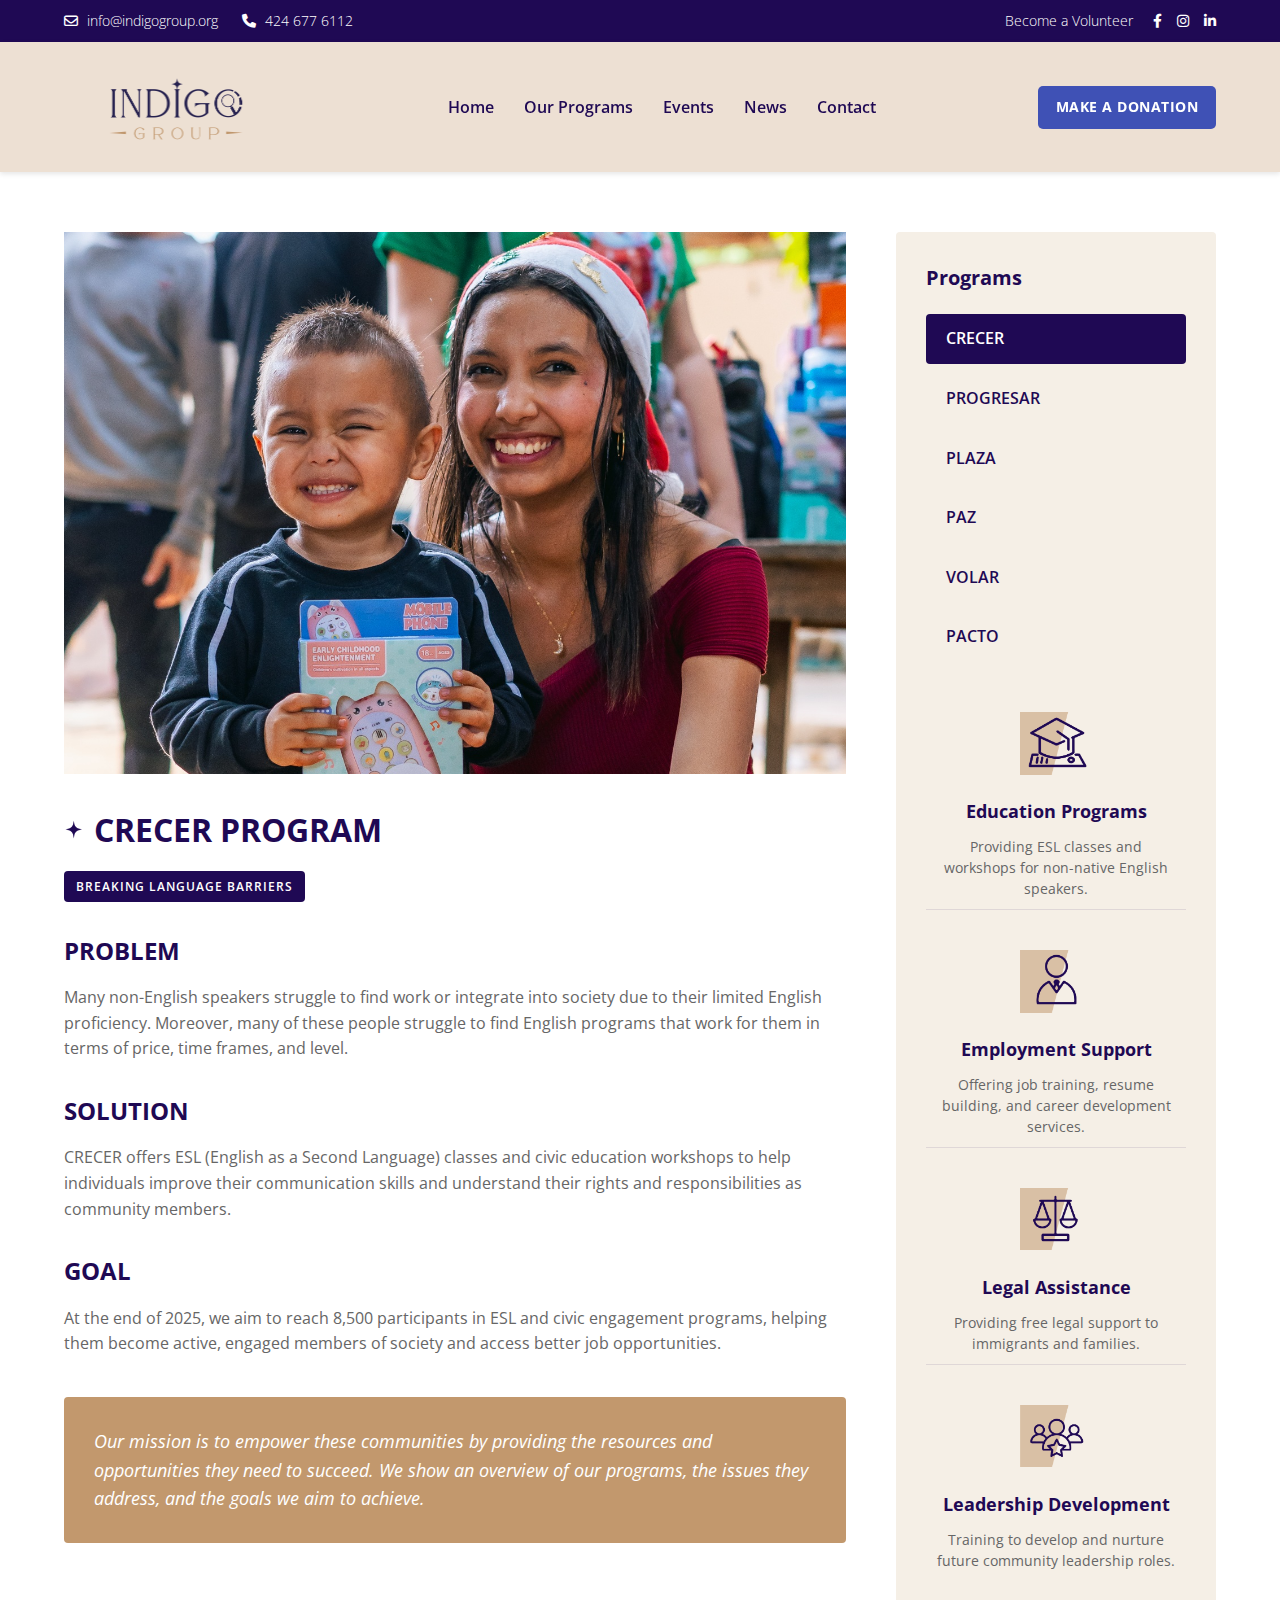
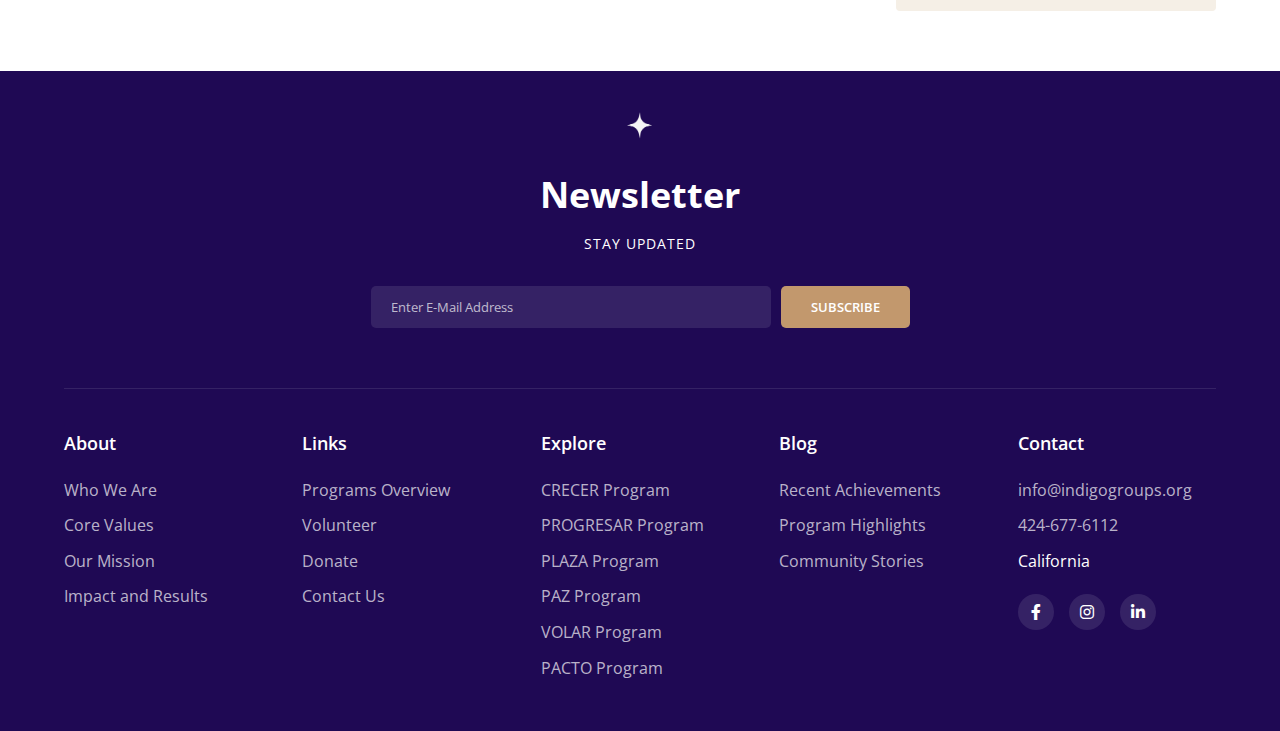
<file: crecer.html>
<!DOCTYPE html>
<html lang="en">
<head>
    <meta charset="UTF-8">
    <meta name="viewport" content="width=device-width, initial-scale=1.0">
    <title>Indigo Group - Making a difference through education</title>
    <link rel="stylesheet" href="styles.css">
    <link rel="icon" href="images/INDIGOFAVICON.jpg" type="image/png">
    <script src="script.js"></script>
    <!-- Font Awesome for social icons -->
    <link rel="stylesheet" href="https://cdnjs.cloudflare.com/ajax/libs/font-awesome/6.0.0/css/all.min.css">
</head>
<body>
    <!-- Top Bar -->
    <div class="top-bar">
        <div class="contact-info">
            <span><i class="far fa-envelope"></i> info@indigogroup.org</span>
            <span><i class="fas fa-phone"></i> 424 677 6112</span>
        </div>
        <div class="right-links">
            <a href="index.html#volunteer-form">Become a Volunteer</a>
            <div class="social-icons">
                <a href="#"><i class="fab fa-facebook-f"></i></a>
                <a href="https://www.instagram.com/indigogroups/" target="_blank"><i class="fab fa-instagram"></i></a>
                <a href="#"><i class="fab fa-linkedin-in"></i></a>
            </div>
        </div>
    </div>


    <!-- Main Navigation -->
    <nav class="main-nav">
        <div class="logo">
            <a href="/">
                <img src="images/IndigoLogo.png" alt="Indigo Group">
            </a>
        </div>
        <div class="hamburger-menu">
            <span></span>
            <span></span>
            <span></span>
        </div>
        <div class="nav-links">
            <a href="/">Home</a>
            <a href="ourprograms.html">Our Programs</a>
            <a href="index.html#recent-events">Events</a>
            <a href="index.html#recent-events">News</a>
            <a href="crecer.html#volunteer-section">Contact</a>
        </div>
        <a href="underconstruction.html" target="_blank" class="donation-btn">MAKE A DONATION</a>
    </nav>
    <div class="mobile-overlay"></div>

    <!-- Program Content Section -->
    <section class="program-content-section">
        <div class="program-content-container">
            <!-- Left Column - Main Content -->
            <div class="program-main-content">
                <div class="program-main-image">
                    <img src="images/crecer-main.jpg" alt="Students participating in CRECER program">
                </div>
                <div class="program-header">
                    <div class="program-title-wrapper">
                        <span class="program-star-icon"></span>
                        <h1>CRECER PROGRAM</h1>
                    </div>
                    <div class="program-tag">BREAKING LANGUAGE BARRIERS</div>
                </div>
                <div class="program-details">
                    <div class="program-detail-block">
                        <h2>PROBLEM</h2>
                        <p>Many non-English speakers struggle to find work or integrate into society due to their limited English proficiency. Moreover, many of these people struggle to find English programs that work for them in terms of price, time frames, and level.</p>
                    </div>
                    
                    <div class="program-detail-block">
                        <h2>SOLUTION</h2>
                        <p>CRECER offers ESL (English as a Second Language) classes and civic education workshops to help individuals improve their communication skills and understand their rights and responsibilities as community members.</p>
                    </div>
                    
                    <div class="program-detail-block">
                        <h2>GOAL</h2>
                        <p>At the end of 2025, we aim to reach 8,500 participants in ESL and civic engagement programs, helping them become active, engaged members of society and access better job opportunities.</p>
                    </div>

                    <div class="program-quote">
                        <blockquote>
                            Our mission is to empower these communities by providing the resources and opportunities they need to succeed. We show an overview of our programs, the issues they address, and the goals we aim to achieve.
                        </blockquote>
                    </div>
                </div>
            </div>

            <!-- Right Column - Programs Navigation -->
            <div class="programs-sidebar">
                <div class="sidebar-header">Programs</div>
                <nav class="programs-nav">
                    <a href="crecer.html" class="program-nav-item active">CRECER</a>
                    <a href="progresar.html" class="program-nav-item">PROGRESAR</a>
                    <a href="plaza.html" class="program-nav-item">PLAZA</a>
                    <a href="paz.html" class="program-nav-item">PAZ</a>
                    <a href="volar.html" class="program-nav-item">VOLAR</a>
                    <a href="pacto.html" class="program-nav-item">PACTO</a>
                </nav>

                <!-- Program Icons -->
                <div class="program-icons">
                    <div class="icon-block">
                        <img src="images/education-icon.png" alt="Education Programs">
                        <h3>Education Programs</h3>
                        <p>Providing ESL classes and workshops for non-native English speakers.</p>
                    </div>
                    <div class="icon-block">
                        <img src="images/employment-icon.png" alt="Employment Support">
                        <h3>Employment Support</h3>
                        <p>Offering job training, resume building, and career development services.</p>
                    </div>
                    <div class="icon-block">
                        <img src="images/legal-icon.png" alt="Legal Assistance">
                        <h3>Legal Assistance</h3>
                        <p>Providing free legal support to immigrants and families.</p>
                    </div>
                    <div class="icon-block">
                        <img src="images/leadership-icon.png" alt="Leadership Development">
                        <h3>Leadership Development</h3>
                        <p>Training to develop and nurture future community leadership roles.</p>
                    </div>
                </div>
            </div>
        </div>
    </section>

    <footer class="main-footer" id="volunteer-section">
        <!-- Newsletter Section -->
        <div class="newsletter-section">
            <div class="newsletter-content">
                <div class="newsletter-section-icon"></div>
                <h2>Newsletter</h2>
                <p>STAY UPDATED</p>
                <form class="newsletter-form">
                    <input type="email" placeholder="Enter E-Mail Address" class="newsletter-email-input">
                    <button type="submit" class="newsletter-subscribe-btn">SUBSCRIBE</button>
                </form>
            </div>
        </div>
        
        <!-- Footer Navigation -->
        <div class="footer-nav">
            <div class="footer-column">
                <h3>About</h3>
                <ul>
                    <li><a href="underconstruction.html">Who We Are</a></li>
                    <li><a href="underconstruction.html">Core Values</a></li>
                    <li><a href="underconstruction.html">Our Mission</a></li>
                    <li><a href="underconstruction.html">Impact and Results</a></li>
                </ul>
            </div>
            
            <div class="footer-column">
                <h3>Links</h3>
                <ul>
                    <li><a href="ourprograms.html">Programs Overview</a></li>
                    <li><a href="underconstruction.html">Volunteer</a></li>
                    <li><a href="underconstruction.html">Donate</a></li>
                    <li><a href="underconstruction.html">Contact Us</a></li>
                </ul>
            </div>
            
            <div class="footer-column">
                <h3>Explore</h3>
                <ul>
                    <li><a href="crecer.html">CRECER Program</a></li>
                    <li><a href="progresar.html">PROGRESAR Program</a></li>
                    <li><a href="plaza.html">PLAZA Program</a></li>
                    <li><a href="paz.html">PAZ Program</a></li>
                    <li><a href="volar.html">VOLAR Program</a></li>
                    <li><a href="pacto.html">PACTO Program</a></li>
                </ul>
            </div>
            
            <div class="footer-column">
                <h3>Blog</h3>
                <ul>
                    <li><a href="underconstruction.html">Recent Achievements</a></li>
                    <li><a href="underconstruction.html">Program Highlights</a></li>
                    <li><a href="underconstruction.html">Community Stories</a></li>
                </ul>
            </div>
            
            <div class="footer-column">
                <h3>Contact</h3>
                <ul>
                    <li><a href="mailto:info@indigogroups.org">info@indigogroups.org</a></li>
                    <li><a href="tel:424-677-6112">424-677-6112</a></li>
                    <li>California</li>
                </ul>
                <div class="footer-social">
                    <a href="#" class="social-icon"><i class="fab fa-facebook-f"></i></a>
                    <a href="https://www.instagram.com/indigogroups/" target="_blank" class="social-icon"><i class="fab fa-instagram"></i></a>
                    <a href="#" class="social-icon"><i class="fab fa-linkedin-in"></i></a>
                </div>
            </div>
        </div>
    </footer>
</body>
</html>
</file>
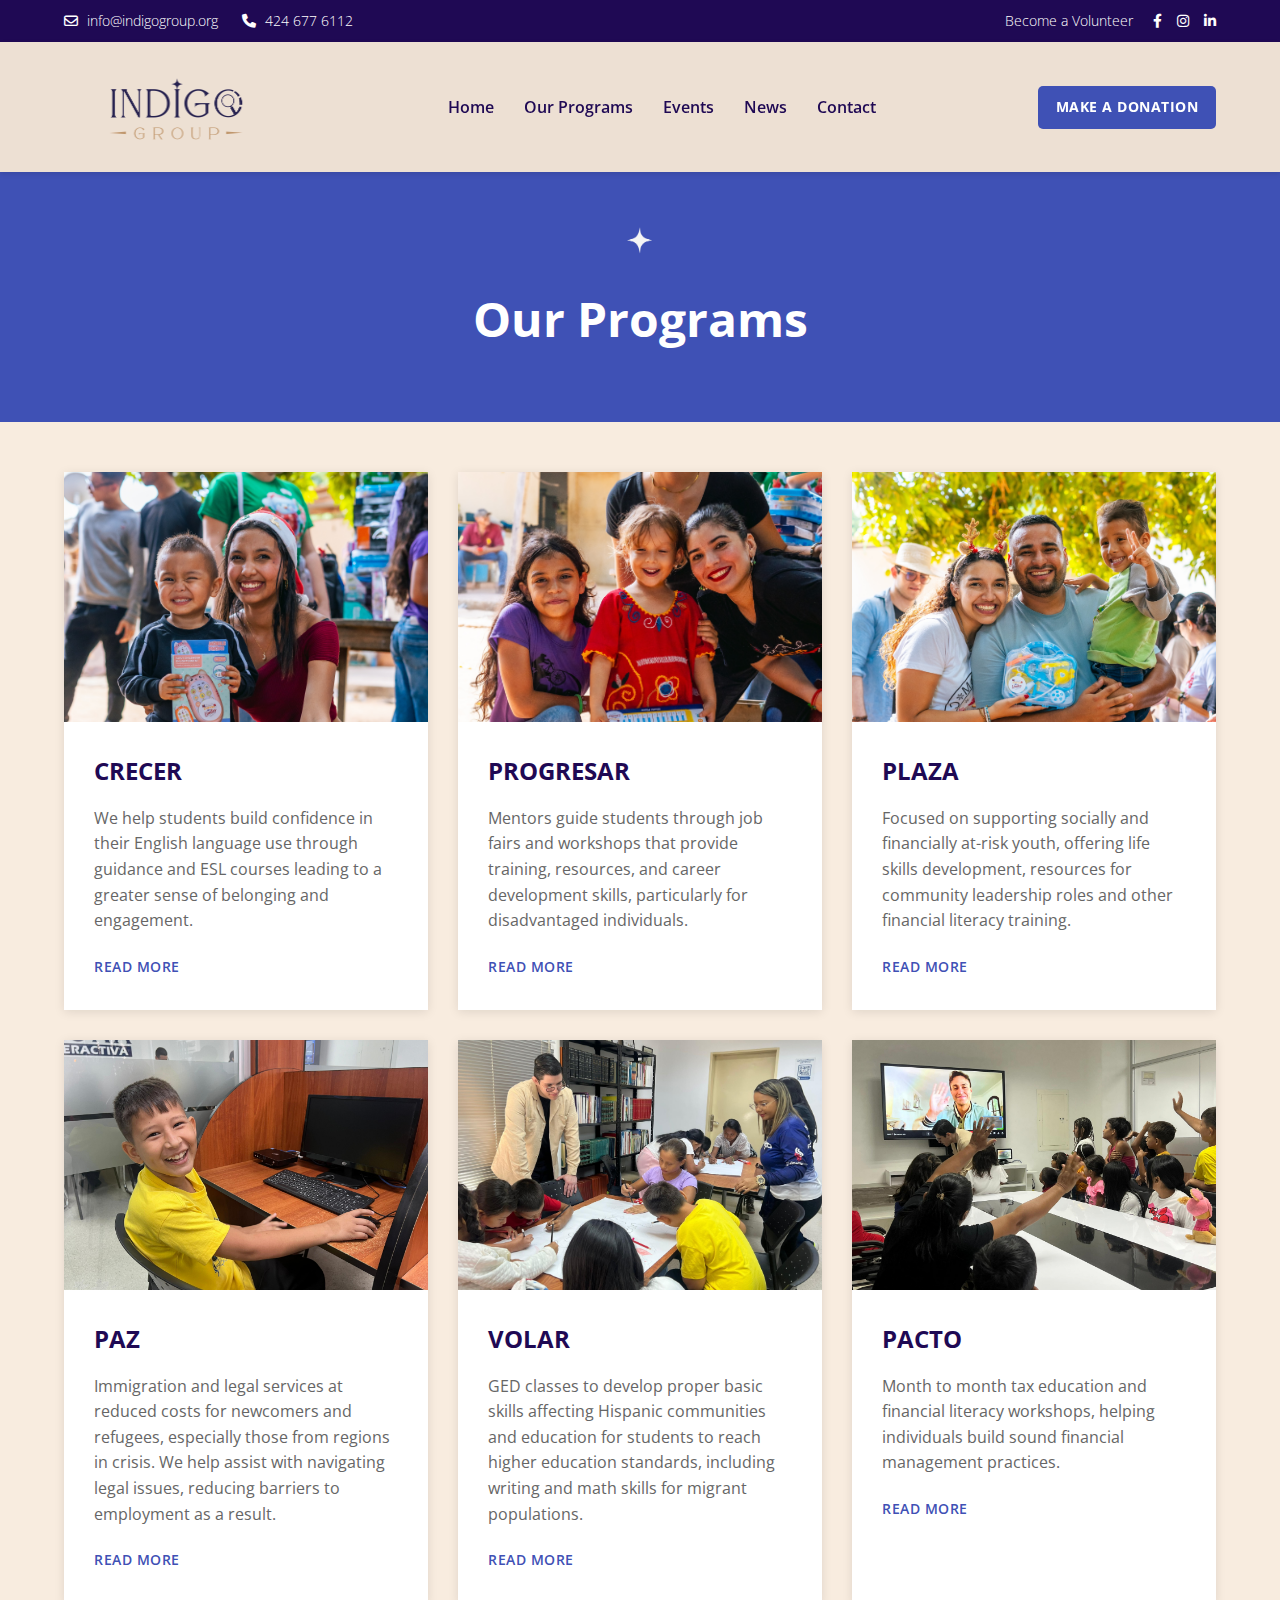
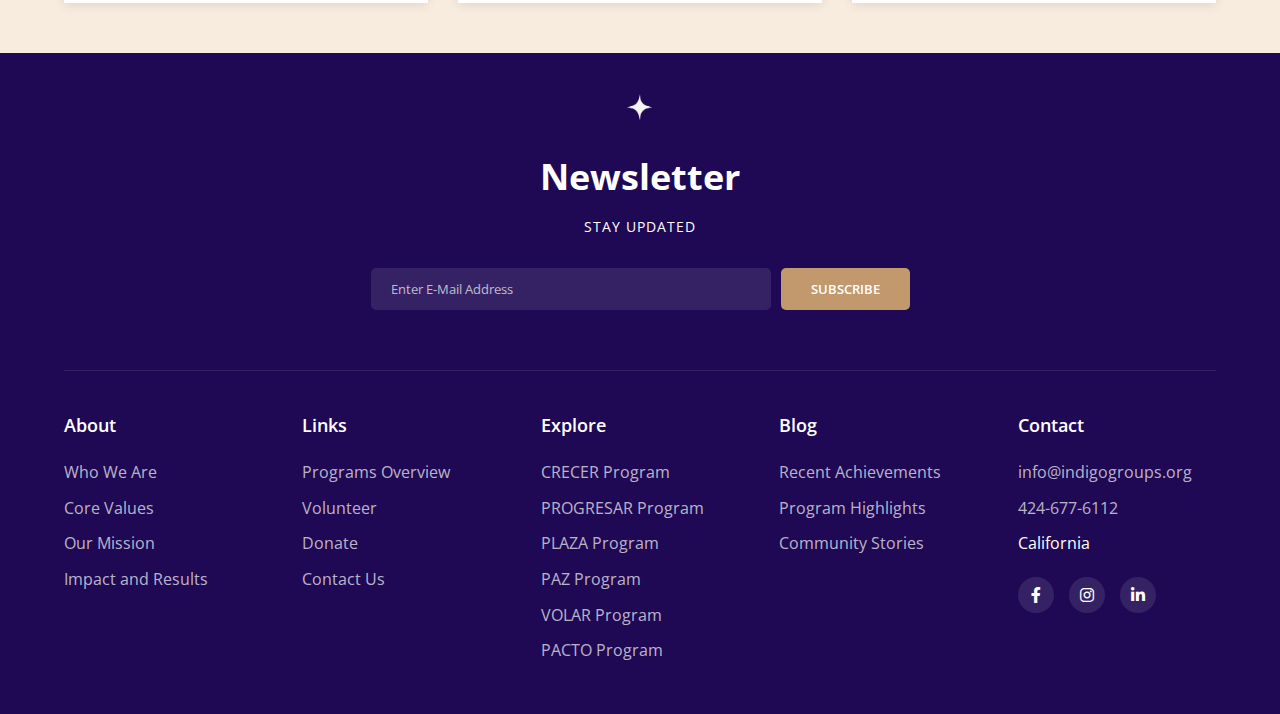
<file: ourprograms.html>
<!DOCTYPE html>
<html lang="en">
<head>
    <meta charset="UTF-8">
    <meta name="viewport" content="width=device-width, initial-scale=1.0">
    <title>Indigo Group - Making a difference through education</title>
    <link rel="stylesheet" href="styles.css">
    <link rel="icon" href="images/INDIGOFAVICON.jpg" type="image/png">
    <script src="script.js"></script>
    <!-- Font Awesome for social icons -->
    <link rel="stylesheet" href="https://cdnjs.cloudflare.com/ajax/libs/font-awesome/6.0.0/css/all.min.css">
</head>
<body>
    <!-- Top Bar -->
    <div class="top-bar">
        <div class="contact-info">
            <span><i class="far fa-envelope"></i> info@indigogroup.org</span>
            <span><i class="fas fa-phone"></i> 424 677 6112</span>
        </div>
        <div class="right-links">
            <a href="index.html#volunteer-form">Become a Volunteer</a>
            <div class="social-icons">
                <a href="#"><i class="fab fa-facebook-f"></i></a>
                <a href="https://www.instagram.com/indigogroups/" target="_blank"><i class="fab fa-instagram"></i></a>
                <a href="#"><i class="fab fa-linkedin-in"></i></a>
            </div>
        </div>
    </div>

    <!-- Main Navigation -->
    <nav class="main-nav">
        <div class="logo">
            <a href="/">
                <img src="images/IndigoLogo.png" alt="Indigo Group">
            </a>
        </div>
        <div class="hamburger-menu">
            <span></span>
            <span></span>
            <span></span>
        </div>
        <div class="nav-links">
            <a href="/">Home</a>
            <a href="ourprograms.html">Our Programs</a>
            <a href="index.html#recent-events">Events</a>
            <a href="index.html#recent-events">News</a>
            <a href="ourprograms.html#volunteer-section">Contact</a>
        </div>
        <a href="https://gofund.me/f1153fdc" target="_blank" class="donation-btn">MAKE A DONATION</a>
    </nav>
    <div class="mobile-overlay"></div>

    <!-- Programs Header -->
    <section class="programs-hero">
        <div class="programs-hero-content">
            <div class="programs-section-icon"></div>
            <h1>Our Programs</h1>
        </div>
    </section>

    <!-- Programs Grid -->
    <section class="programs-grid-section">
        <!-- CRECER Program -->
        <div class="program-card">
            <div class="program-image-wrapper">
                <img src="images/crecer-program.jpg" alt="Student smiling in educational setting">
            </div>
            <div class="program-card-content">
                <h3>CRECER</h3>
                <p>We help students build confidence in their English language use through guidance and ESL courses leading to a greater sense of belonging and engagement.</p>
                <a href="crecer.html" class="program-card-link">Read More</a>
            </div>
        </div>

        <!-- PROGRESAR Program -->
        <div class="program-card">
            <div class="program-image-wrapper">
                <img src="images/progresar-program.jpg" alt="Person working on laptop">
            </div>
            <div class="program-card-content">
                <h3>PROGRESAR</h3>
                <p>Mentors guide students through job fairs and workshops that provide training, resources, and career development skills, particularly for disadvantaged individuals.</p>
                <a href="progresar.html" class="program-card-link">Read More</a>
            </div>
        </div>

        <!-- PLAZA Program -->
        <div class="program-card">
            <div class="program-image-wrapper">
                <img src="images/plaza-program.jpg" alt="Group of students learning">
            </div>
            <div class="program-card-content">
                <h3>PLAZA</h3>
                <p>Focused on supporting socially and financially at-risk youth, offering life skills development, resources for community leadership roles and other financial literacy training.</p>
                <a href="plaza.html" class="program-card-link">Read More</a>
            </div>
        </div>

        <!-- PAZ Program -->
        <div class="program-card">
            <div class="program-image-wrapper">
                <img src="images/paz-program.png" alt="Senior and younger person at computer">
            </div>
            <div class="program-card-content">
                <h3>PAZ</h3>
                <p>Immigration and legal services at reduced costs for newcomers and refugees, especially those from regions in crisis. We help assist with navigating legal issues, reducing barriers to employment as a result.</p>
                <a href="paz.html" class="program-card-link">Read More</a>
            </div>
        </div>

        <!-- VOLAR Program -->
        <div class="program-card">
            <div class="program-image-wrapper">
                <img src="images/volar-program.jpg" alt="Person teaching students">
            </div>
            <div class="program-card-content">
                <h3>VOLAR</h3>
                <p>GED classes to develop proper basic skills affecting Hispanic communities and education for students to reach higher education standards, including writing and math skills for migrant populations.</p>
                <a href="volar.html" class="program-card-link">Read More</a>
            </div>
        </div>
                
        <!-- PACTO Program -->
        <div class="program-card">
            <div class="program-image-wrapper">
                <img src="images/pacto-program.jpg" alt="Calculator and financial documents">
            </div>
            <div class="program-card-content">
                <h3>PACTO</h3>
                <p>Month to month tax education and financial literacy workshops, helping individuals build sound financial management practices.</p>
                <a href="pacto.html" class="program-card-link">Read More</a>
            </div>
        </div>
    </section>

    <footer class="main-footer" id="volunteer-section">
        <!-- Newsletter Section -->
        <div class="newsletter-section">
            <div class="newsletter-content">
                <div class="newsletter-section-icon"></div>
                <h2>Newsletter</h2>
                <p>STAY UPDATED</p>
                <form class="newsletter-form">
                    <input type="email" placeholder="Enter E-Mail Address" class="newsletter-email-input">
                    <button type="submit" class="newsletter-subscribe-btn">SUBSCRIBE</button>
                </form>
            </div>
        </div>
        
        <!-- Footer Navigation -->
        <div class="footer-nav">
            <div class="footer-column">
                <h3>About</h3>
                <ul>
                    <li><a href="underconstruction.html">Who We Are</a></li>
                    <li><a href="underconstruction.html">Core Values</a></li>
                    <li><a href="underconstruction.html">Our Mission</a></li>
                    <li><a href="underconstruction.html">Impact and Results</a></li>
                </ul>
            </div>
            
            <div class="footer-column">
                <h3>Links</h3>
                <ul>
                    <li><a href="ourprograms.html">Programs Overview</a></li>
                    <li><a href="underconstruction.html">Volunteer</a></li>
                    <li><a href="underconstruction.html">Donate</a></li>
                    <li><a href="underconstruction.html">Contact Us</a></li>
                </ul>
            </div>
            
            <div class="footer-column">
                <h3>Explore</h3>
                <ul>
                    <li><a href="crecer.html">CRECER Program</a></li>
                    <li><a href="progresar.html">PROGRESAR Program</a></li>
                    <li><a href="plaza.html">PLAZA Program</a></li>
                    <li><a href="paz.html">PAZ Program</a></li>
                    <li><a href="volar.html">VOLAR Program</a></li>
                    <li><a href="pacto.html">PACTO Program</a></li>
                </ul>
            </div>
            
            <div class="footer-column">
                <h3>Blog</h3>
                <ul>
                    <li><a href="underconstruction.html">Recent Achievements</a></li>
                    <li><a href="underconstruction.html">Program Highlights</a></li>
                    <li><a href="underconstruction.html">Community Stories</a></li>
                </ul>
            </div>
            
            <div class="footer-column">
                <h3>Contact</h3>
                <ul>
                    <li><a href="mailto:info@indigogroups.org">info@indigogroups.org</a></li>
                    <li><a href="tel:424-677-6112">424-677-6112</a></li>
                    <li>California</li>
                </ul>
                <div class="footer-social">
                    <a href="#" class="social-icon"><i class="fab fa-facebook-f"></i></a>
                    <a href="https://www.instagram.com/indigogroups/" target="_blank" class="social-icon"><i class="fab fa-instagram"></i></a>
                    <a href="#" class="social-icon"><i class="fab fa-linkedin-in"></i></a>
                </div>
            </div>
        </div>
    </footer>
</body>
</html>
</file>
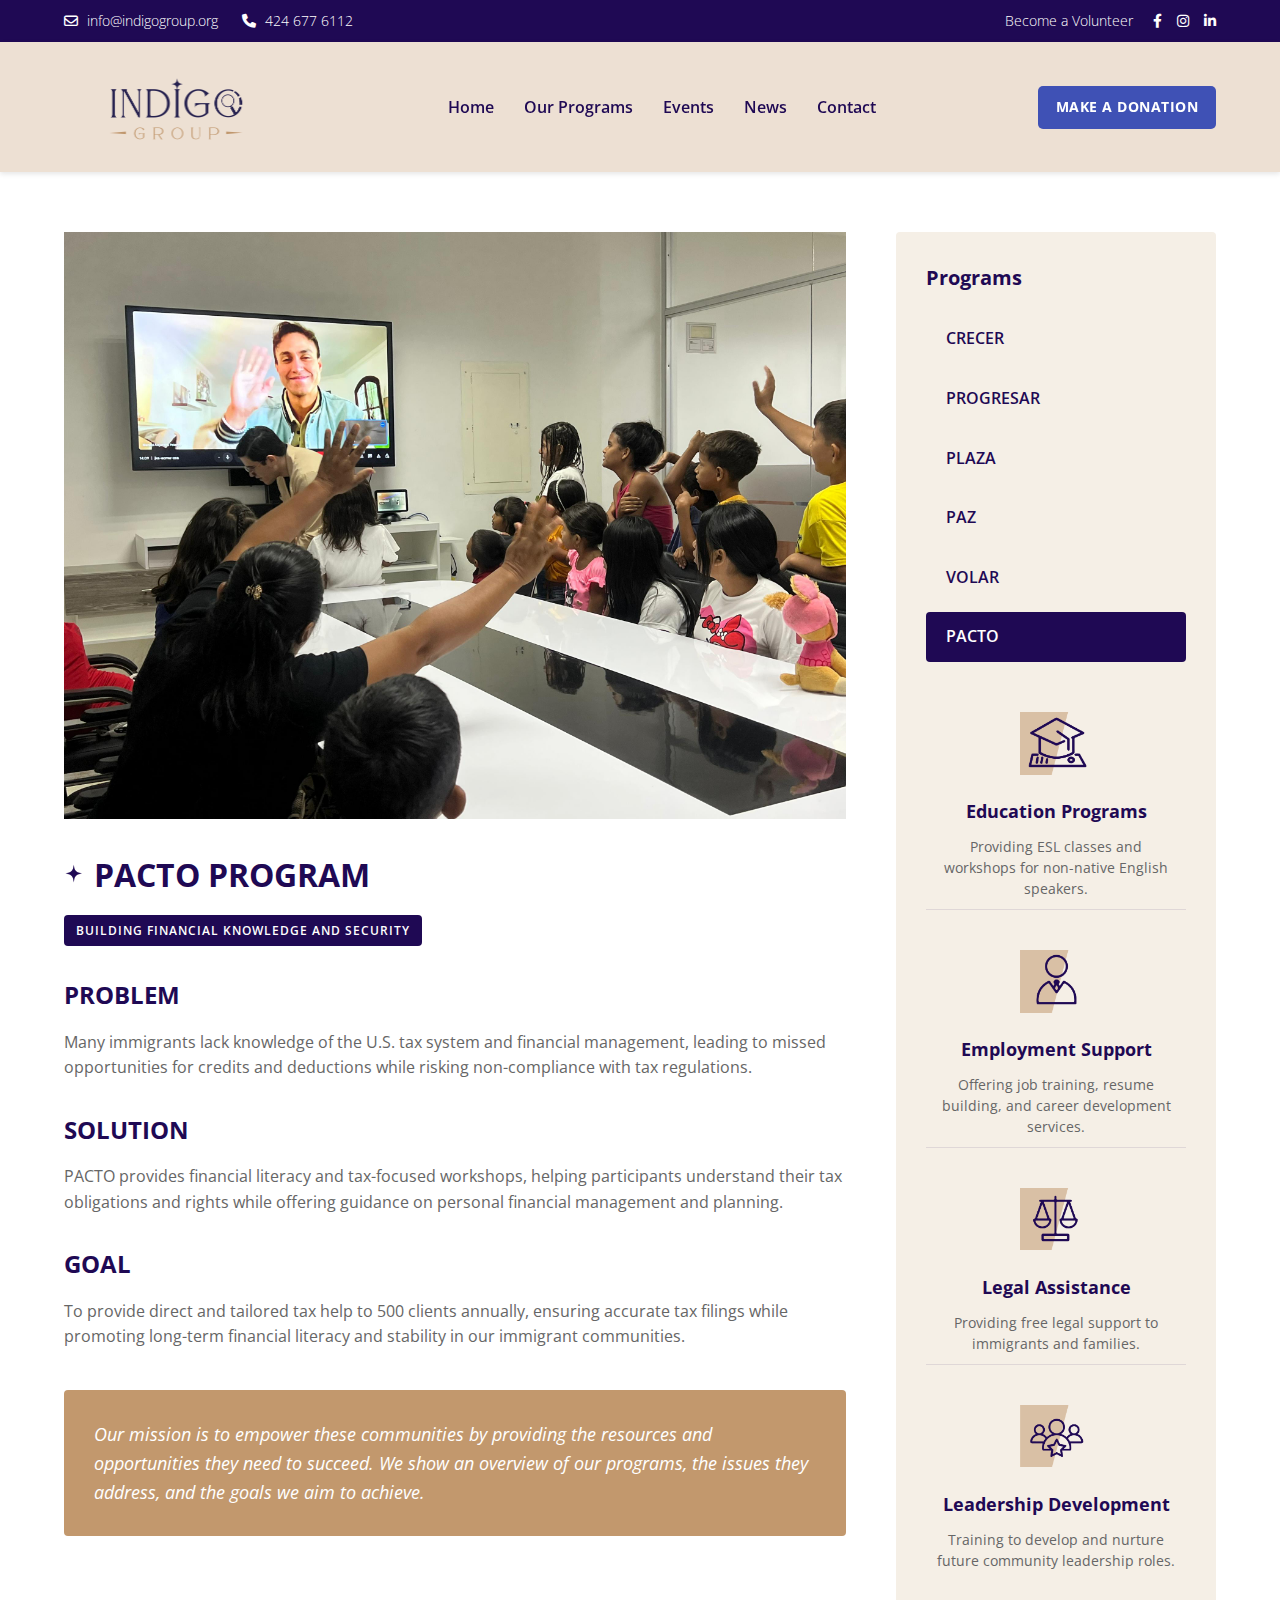
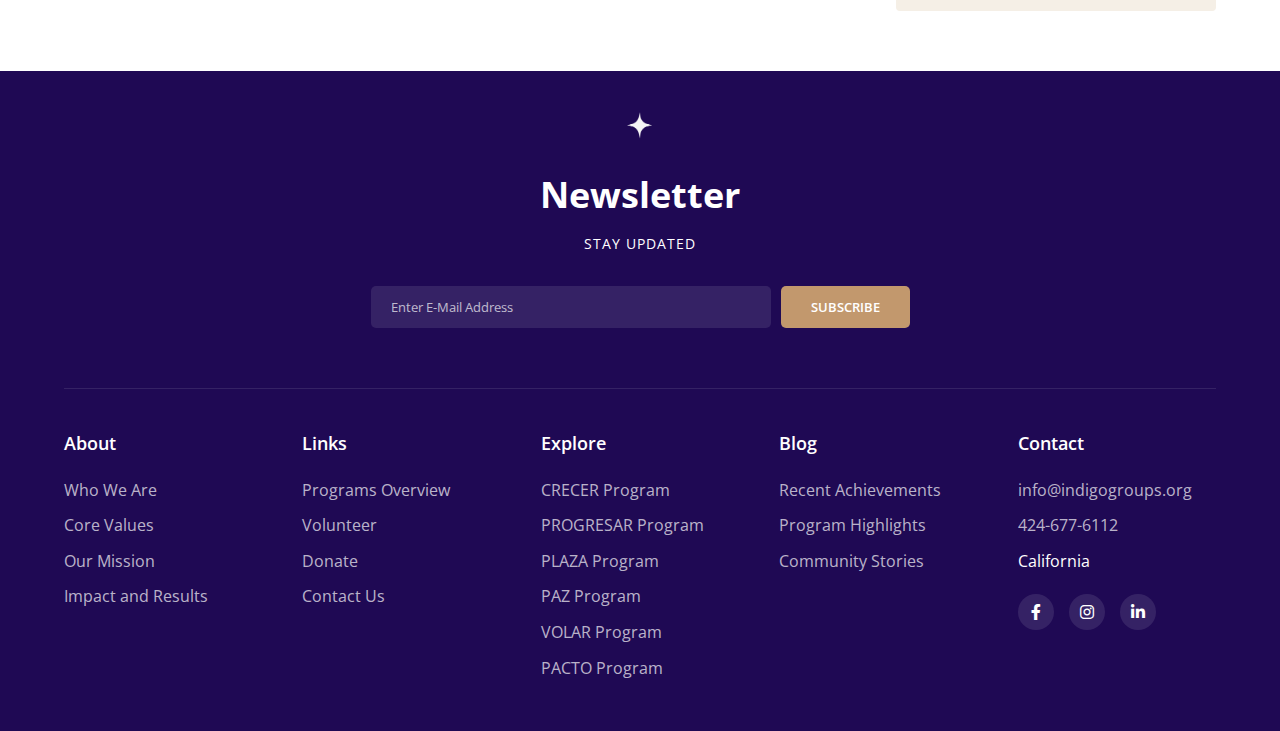
<file: pacto.html>
<!DOCTYPE html>
<html lang="en">
<head>
    <meta charset="UTF-8">
    <meta name="viewport" content="width=device-width, initial-scale=1.0">
    <title>Indigo Group - Making a difference through education</title>
    <link rel="stylesheet" href="styles.css">
    <link rel="icon" href="images/INDIGOFAVICON.jpg" type="image/png">
    <script src="script.js"></script>
    <!-- Font Awesome for social icons -->
    <link rel="stylesheet" href="https://cdnjs.cloudflare.com/ajax/libs/font-awesome/6.0.0/css/all.min.css">
</head>
<body>
    <!-- Top Bar -->
    <div class="top-bar">
        <div class="contact-info">
            <span><i class="far fa-envelope"></i> info@indigogroup.org</span>
            <span><i class="fas fa-phone"></i> 424 677 6112</span>
        </div>
        <div class="right-links">
            <a href="index.html#volunteer-form">Become a Volunteer</a>
            <div class="social-icons">
                <a href="#"><i class="fab fa-facebook-f"></i></a>
                <a href="https://www.instagram.com/indigogroups/" target="_blank"><i class="fab fa-instagram"></i></a>
                <a href="#"><i class="fab fa-linkedin-in"></i></a>
            </div>
        </div>
    </div>

    <!-- Main Navigation -->
    <nav class="main-nav">
        <div class="logo">
            <a href="/">
                <img src="images/IndigoLogo.png" alt="Indigo Group">
            </a>
        </div>
        <div class="hamburger-menu">
            <span></span>
            <span></span>
            <span></span>
        </div>
        <div class="nav-links">
            <a href="/">Home</a>
            <a href="ourprograms.html">Our Programs</a>
            <a href="index.html#recent-events">Events</a>
            <a href="index.html#recent-events">News</a>
            <a href="pacto.html#volunteer-section">Contact</a>
        </div>
        <a href="underconstruction.html" target="_blank" class="donation-btn">MAKE A DONATION</a>
    </nav>
    <div class="mobile-overlay"></div>

    <!-- Program Content Section -->
    <section class="program-content-section">
        <div class="program-content-container">
            <!-- Left Column - Main Content -->
            <div class="program-main-content">
                <div class="program-main-image">
                    <img src="images/pacto-main.jpg" alt="Financial education services through PACTO program">
                </div>
                <div class="program-header">
                    <div class="program-title-wrapper">
                        <span class="program-star-icon"></span>
                        <h1>PACTO PROGRAM</h1>
                    </div>
                    <div class="program-tag">BUILDING FINANCIAL KNOWLEDGE AND SECURITY</div>
                </div>
                <div class="program-details">
                    <div class="program-detail-block">
                        <h2>PROBLEM</h2>
                        <p>Many immigrants lack knowledge of the U.S. tax system and financial management, leading to missed opportunities for credits and deductions while risking non-compliance with tax regulations.</p>
                    </div>
                    
                    <div class="program-detail-block">
                        <h2>SOLUTION</h2>
                        <p>PACTO provides financial literacy and tax-focused workshops, helping participants understand their tax obligations and rights while offering guidance on personal financial management and planning.</p>
                    </div>
                    
                    <div class="program-detail-block">
                        <h2>GOAL</h2>
                        <p>To provide direct and tailored tax help to 500 clients annually, ensuring accurate tax filings while promoting long-term financial literacy and stability in our immigrant communities.</p>
                    </div>

                    <div class="program-quote">
                        <blockquote>
                            Our mission is to empower these communities by providing the resources and opportunities they need to succeed. We show an overview of our programs, the issues they address, and the goals we aim to achieve.
                        </blockquote>
                    </div>
                </div>
            </div>

            <!-- Right Column - Programs Navigation -->
            <div class="programs-sidebar">
                <div class="sidebar-header">Programs</div>
                <nav class="programs-nav">
                    <a href="crecer.html" class="program-nav-item">CRECER</a>
                    <a href="progresar.html" class="program-nav-item">PROGRESAR</a>
                    <a href="plaza.html" class="program-nav-item">PLAZA</a>
                    <a href="paz.html" class="program-nav-item">PAZ</a>
                    <a href="volar.html" class="program-nav-item">VOLAR</a>
                    <a href="pacto.html" class="program-nav-item active">PACTO</a>
                </nav>

                <!-- Program Icons -->
                <div class="program-icons">
                    <div class="icon-block">
                        <img src="images/education-icon.png" alt="Education Programs">
                        <h3>Education Programs</h3>
                        <p>Providing ESL classes and workshops for non-native English speakers.</p>
                    </div>
                    <div class="icon-block">
                        <img src="images/employment-icon.png" alt="Employment Support">
                        <h3>Employment Support</h3>
                        <p>Offering job training, resume building, and career development services.</p>
                    </div>
                    <div class="icon-block">
                        <img src="images/legal-icon.png" alt="Legal Assistance">
                        <h3>Legal Assistance</h3>
                        <p>Providing free legal support to immigrants and families.</p>
                    </div>
                    <div class="icon-block">
                        <img src="images/leadership-icon.png" alt="Leadership Development">
                        <h3>Leadership Development</h3>
                        <p>Training to develop and nurture future community leadership roles.</p>
                    </div>
                </div>
            </div>
        </div>
    </section>

    <footer class="main-footer" id="volunteer-section">
        <!-- Newsletter Section -->
        <div class="newsletter-section">
            <div class="newsletter-content">
                <div class="newsletter-section-icon"></div>
                <h2>Newsletter</h2>
                <p>STAY UPDATED</p>
                <form class="newsletter-form">
                    <input type="email" placeholder="Enter E-Mail Address" class="newsletter-email-input">
                    <button type="submit" class="newsletter-subscribe-btn">SUBSCRIBE</button>
                </form>
            </div>
        </div>
        
        <!-- Footer Navigation -->
        <div class="footer-nav">
            <div class="footer-column">
                <h3>About</h3>
                <ul>
                    <li><a href="underconstruction.html">Who We Are</a></li>
                    <li><a href="underconstruction.html">Core Values</a></li>
                    <li><a href="underconstruction.html">Our Mission</a></li>
                    <li><a href="underconstruction.html">Impact and Results</a></li>
                </ul>
            </div>
            
            <div class="footer-column">
                <h3>Links</h3>
                <ul>
                    <li><a href="ourprograms.html">Programs Overview</a></li>
                    <li><a href="underconstruction.html">Volunteer</a></li>
                    <li><a href="underconstruction.html">Donate</a></li>
                    <li><a href="underconstruction.html">Contact Us</a></li>
                </ul>
            </div>
            
            <div class="footer-column">
                <h3>Explore</h3>
                <ul>
                    <li><a href="crecer.html">CRECER Program</a></li>
                    <li><a href="progresar.html">PROGRESAR Program</a></li>
                    <li><a href="plaza.html">PLAZA Program</a></li>
                    <li><a href="paz.html">PAZ Program</a></li>
                    <li><a href="volar.html">VOLAR Program</a></li>
                    <li><a href="pacto.html">PACTO Program</a></li>
                </ul>
            </div>
            
            <div class="footer-column">
                <h3>Blog</h3>
                <ul>
                    <li><a href="underconstruction.html">Recent Achievements</a></li>
                    <li><a href="underconstruction.html">Program Highlights</a></li>
                    <li><a href="underconstruction.html">Community Stories</a></li>
                </ul>
            </div>
            
            <div class="footer-column">
                <h3>Contact</h3>
                <ul>
                    <li><a href="mailto:info@indigogroups.org">info@indigogroups.org</a></li>
                    <li><a href="tel:424-677-6112">424-677-6112</a></li>
                    <li>California</li>
                </ul>
                <div class="footer-social">
                    <a href="#" class="social-icon"><i class="fab fa-facebook-f"></i></a>
                    <a href="https://www.instagram.com/indigogroups/" target="_blank" class="social-icon"><i class="fab fa-instagram"></i></a>
                    <a href="#" class="social-icon"><i class="fab fa-linkedin-in"></i></a>
                </div>
            </div>
        </div>
    </footer>
</body>
</html>
</file>
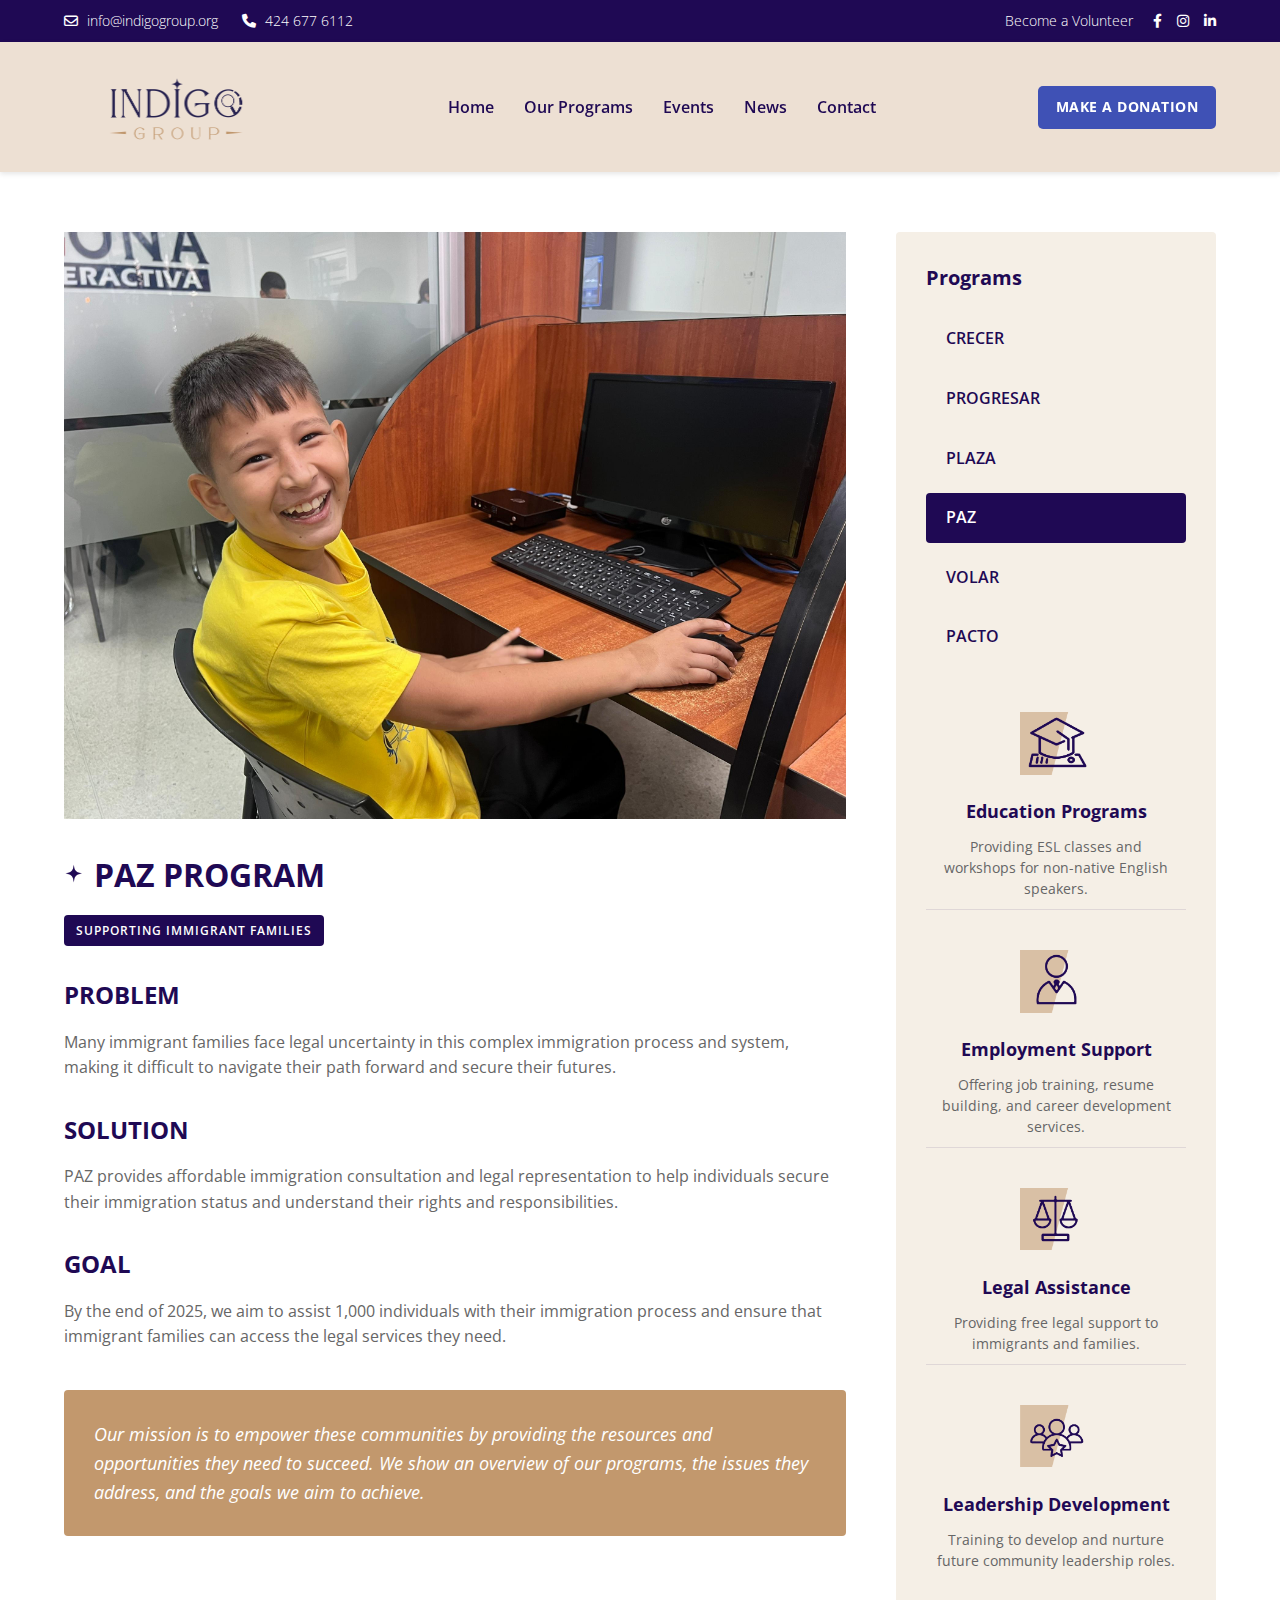
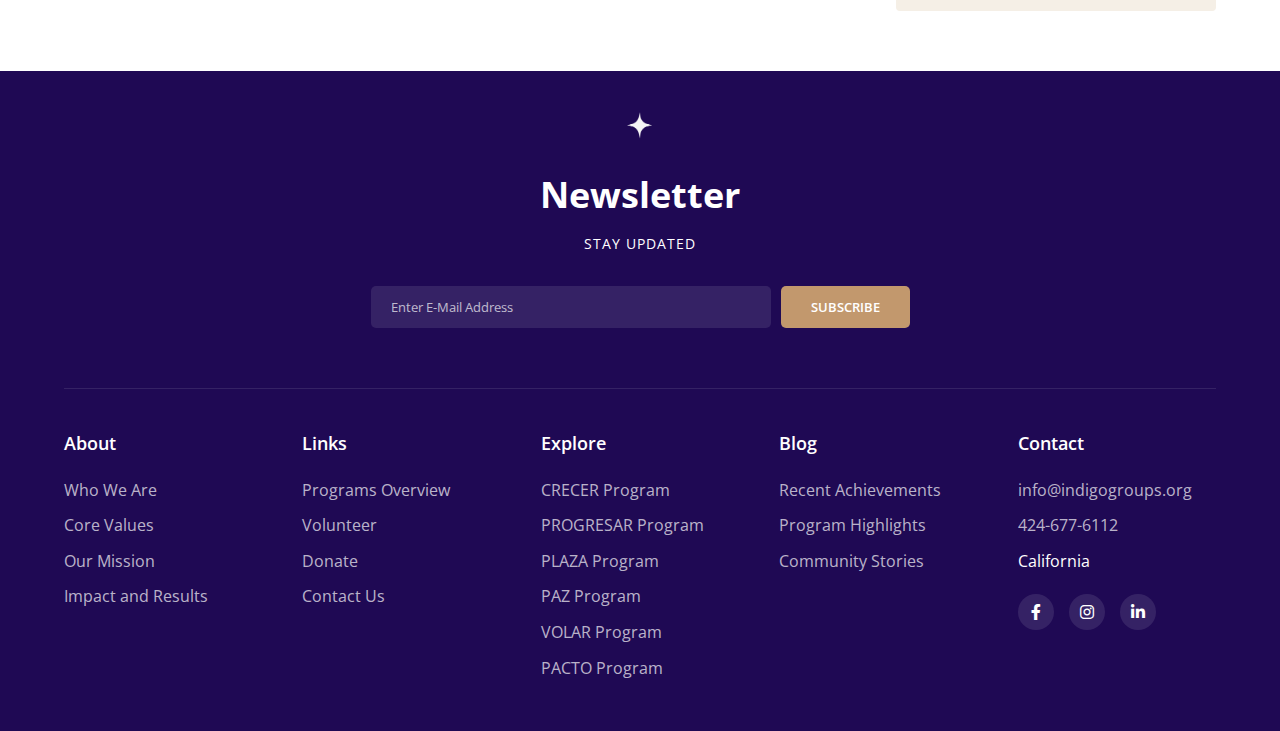
<file: paz.html>
<!DOCTYPE html>
<html lang="en">
<head>
    <meta charset="UTF-8">
    <meta name="viewport" content="width=device-width, initial-scale=1.0">
    <title>Indigo Group - Making a difference through education</title>
    <link rel="stylesheet" href="styles.css">
    <link rel="icon" href="images/INDIGOFAVICON.jpg" type="image/png">
    <script src="script.js"></script>
    <!-- Font Awesome for social icons -->
    <link rel="stylesheet" href="https://cdnjs.cloudflare.com/ajax/libs/font-awesome/6.0.0/css/all.min.css">
</head>
<body>
    <!-- Top Bar -->
    <div class="top-bar">
        <div class="contact-info">
            <span><i class="far fa-envelope"></i> info@indigogroup.org</span>
            <span><i class="fas fa-phone"></i> 424 677 6112</span>
        </div>
        <div class="right-links">
            <a href="index.html#volunteer-form">Become a Volunteer</a>
            <div class="social-icons">
                <a href="#"><i class="fab fa-facebook-f"></i></a>
                <a href="https://www.instagram.com/indigogroups/" target="_blank"><i class="fab fa-instagram"></i></a>
                <a href="#"><i class="fab fa-linkedin-in"></i></a>
            </div>
        </div>
    </div>

    <!-- Main Navigation -->
    <nav class="main-nav">
        <div class="logo">
            <a href="/">
                <img src="images/IndigoLogo.png" alt="Indigo Group">
            </a>
        </div>
        <div class="hamburger-menu">
            <span></span>
            <span></span>
            <span></span>
        </div>
        <div class="nav-links">
            <a href="/">Home</a>
            <a href="ourprograms.html">Our Programs</a>
            <a href="index.html#recent-events">Events</a>
            <a href="index.html#recent-events">News</a>
            <a href="paz.html#volunteer-section">Contact</a>
        </div>
        <a href="underconstruction.html" target="_blank" class="donation-btn">MAKE A DONATION</a>
    </nav>
    <div class="mobile-overlay"></div>

    <!-- Program Content Section -->
    <section class="program-content-section">
        <div class="program-content-container">
            <!-- Left Column - Main Content -->
            <div class="program-main-content">
                <div class="program-main-image">
                    <img src="images/paz-main.jpg" alt="Participants in PAZ legal assistance program">
                </div>
                <div class="program-header">
                    <div class="program-title-wrapper">
                        <span class="program-star-icon"></span>
                        <h1>PAZ PROGRAM</h1>
                    </div>
                    <div class="program-tag">SUPPORTING IMMIGRANT FAMILIES</div>
                </div>
                <div class="program-details">
                    <div class="program-detail-block">
                        <h2>PROBLEM</h2>
                        <p>Many immigrant families face legal uncertainty in this complex immigration process and system, making it difficult to navigate their path forward and secure their futures.</p>
                    </div>
                    
                    <div class="program-detail-block">
                        <h2>SOLUTION</h2>
                        <p>PAZ provides affordable immigration consultation and legal representation to help individuals secure their immigration status and understand their rights and responsibilities.</p>
                    </div>
                    
                    <div class="program-detail-block">
                        <h2>GOAL</h2>
                        <p>By the end of 2025, we aim to assist 1,000 individuals with their immigration process and ensure that immigrant families can access the legal services they need.</p>
                    </div>

                    <div class="program-quote">
                        <blockquote>
                            Our mission is to empower these communities by providing the resources and opportunities they need to succeed. We show an overview of our programs, the issues they address, and the goals we aim to achieve.
                        </blockquote>
                    </div>
                </div>
            </div>

            <!-- Right Column - Programs Navigation -->
            <div class="programs-sidebar">
                <div class="sidebar-header">Programs</div>
                <nav class="programs-nav">
                    <a href="crecer.html" class="program-nav-item">CRECER</a>
                    <a href="progresar.html" class="program-nav-item">PROGRESAR</a>
                    <a href="plaza.html" class="program-nav-item">PLAZA</a>
                    <a href="paz.html" class="program-nav-item active">PAZ</a>
                    <a href="volar.html" class="program-nav-item">VOLAR</a>
                    <a href="pacto.html" class="program-nav-item">PACTO</a>
                </nav>

                <!-- Program Icons -->
                <div class="program-icons">
                    <div class="icon-block">
                        <img src="images/education-icon.png" alt="Education Programs">
                        <h3>Education Programs</h3>
                        <p>Providing ESL classes and workshops for non-native English speakers.</p>
                    </div>
                    <div class="icon-block">
                        <img src="images/employment-icon.png" alt="Employment Support">
                        <h3>Employment Support</h3>
                        <p>Offering job training, resume building, and career development services.</p>
                    </div>
                    <div class="icon-block">
                        <img src="images/legal-icon.png" alt="Legal Assistance">
                        <h3>Legal Assistance</h3>
                        <p>Providing free legal support to immigrants and families.</p>
                    </div>
                    <div class="icon-block">
                        <img src="images/leadership-icon.png" alt="Leadership Development">
                        <h3>Leadership Development</h3>
                        <p>Training to develop and nurture future community leadership roles.</p>
                    </div>
                </div>
            </div>
        </div>
    </section>

    <footer class="main-footer">
        <!-- Newsletter Section -->
        <div class="newsletter-section">
            <div class="newsletter-content">
                <div class="newsletter-section-icon"></div>
                <h2>Newsletter</h2>
                <p>STAY UPDATED</p>
                <form class="newsletter-form">
                    <input type="email" placeholder="Enter E-Mail Address" class="newsletter-email-input">
                    <button type="submit" class="newsletter-subscribe-btn">SUBSCRIBE</button>
                </form>
            </div>
        </div>
        
        <!-- Footer Navigation -->
        <div class="footer-nav">
            <div class="footer-column">
                <h3>About</h3>
                <ul>
                    <li><a href="underconstruction.html">Who We Are</a></li>
                    <li><a href="underconstruction.html">Core Values</a></li>
                    <li><a href="underconstruction.html">Our Mission</a></li>
                    <li><a href="underconstruction.html">Impact and Results</a></li>
                </ul>
            </div>
            
            <div class="footer-column">
                <h3>Links</h3>
                <ul>
                    <li><a href="ourprograms.html">Programs Overview</a></li>
                    <li><a href="underconstruction.html">Volunteer</a></li>
                    <li><a href="underconstruction.html">Donate</a></li>
                    <li><a href="underconstruction.html">Contact Us</a></li>
                </ul>
            </div>
            
            <div class="footer-column">
                <h3>Explore</h3>
                <ul>
                    <li><a href="crecer.html">CRECER Program</a></li>
                    <li><a href="progresar.html">PROGRESAR Program</a></li>
                    <li><a href="plaza.html">PLAZA Program</a></li>
                    <li><a href="paz.html">PAZ Program</a></li>
                    <li><a href="volar.html">VOLAR Program</a></li>
                    <li><a href="pacto.html">PACTO Program</a></li>
                </ul>
            </div>
            
            <div class="footer-column">
                <h3>Blog</h3>
                <ul>
                    <li><a href="underconstruction.html">Recent Achievements</a></li>
                    <li><a href="underconstruction.html">Program Highlights</a></li>
                    <li><a href="underconstruction.html">Community Stories</a></li>
                </ul>
            </div>
            
            <div class="footer-column">
                <h3>Contact</h3>
                <ul>
                    <li><a href="mailto:info@indigogroups.org">info@indigogroups.org</a></li>
                    <li><a href="tel:424-677-6112">424-677-6112</a></li>
                    <li>California</li>
                </ul>
                <div class="footer-social">
                    <a href="#" class="social-icon"><i class="fab fa-facebook-f"></i></a>
                    <a href="https://www.instagram.com/indigogroups/" target="_blank" class="social-icon"><i class="fab fa-instagram"></i></a>
                    <a href="#" class="social-icon"><i class="fab fa-linkedin-in"></i></a>
                </div>
            </div>
        </div>
    </footer>
</body>
</html>
</file>
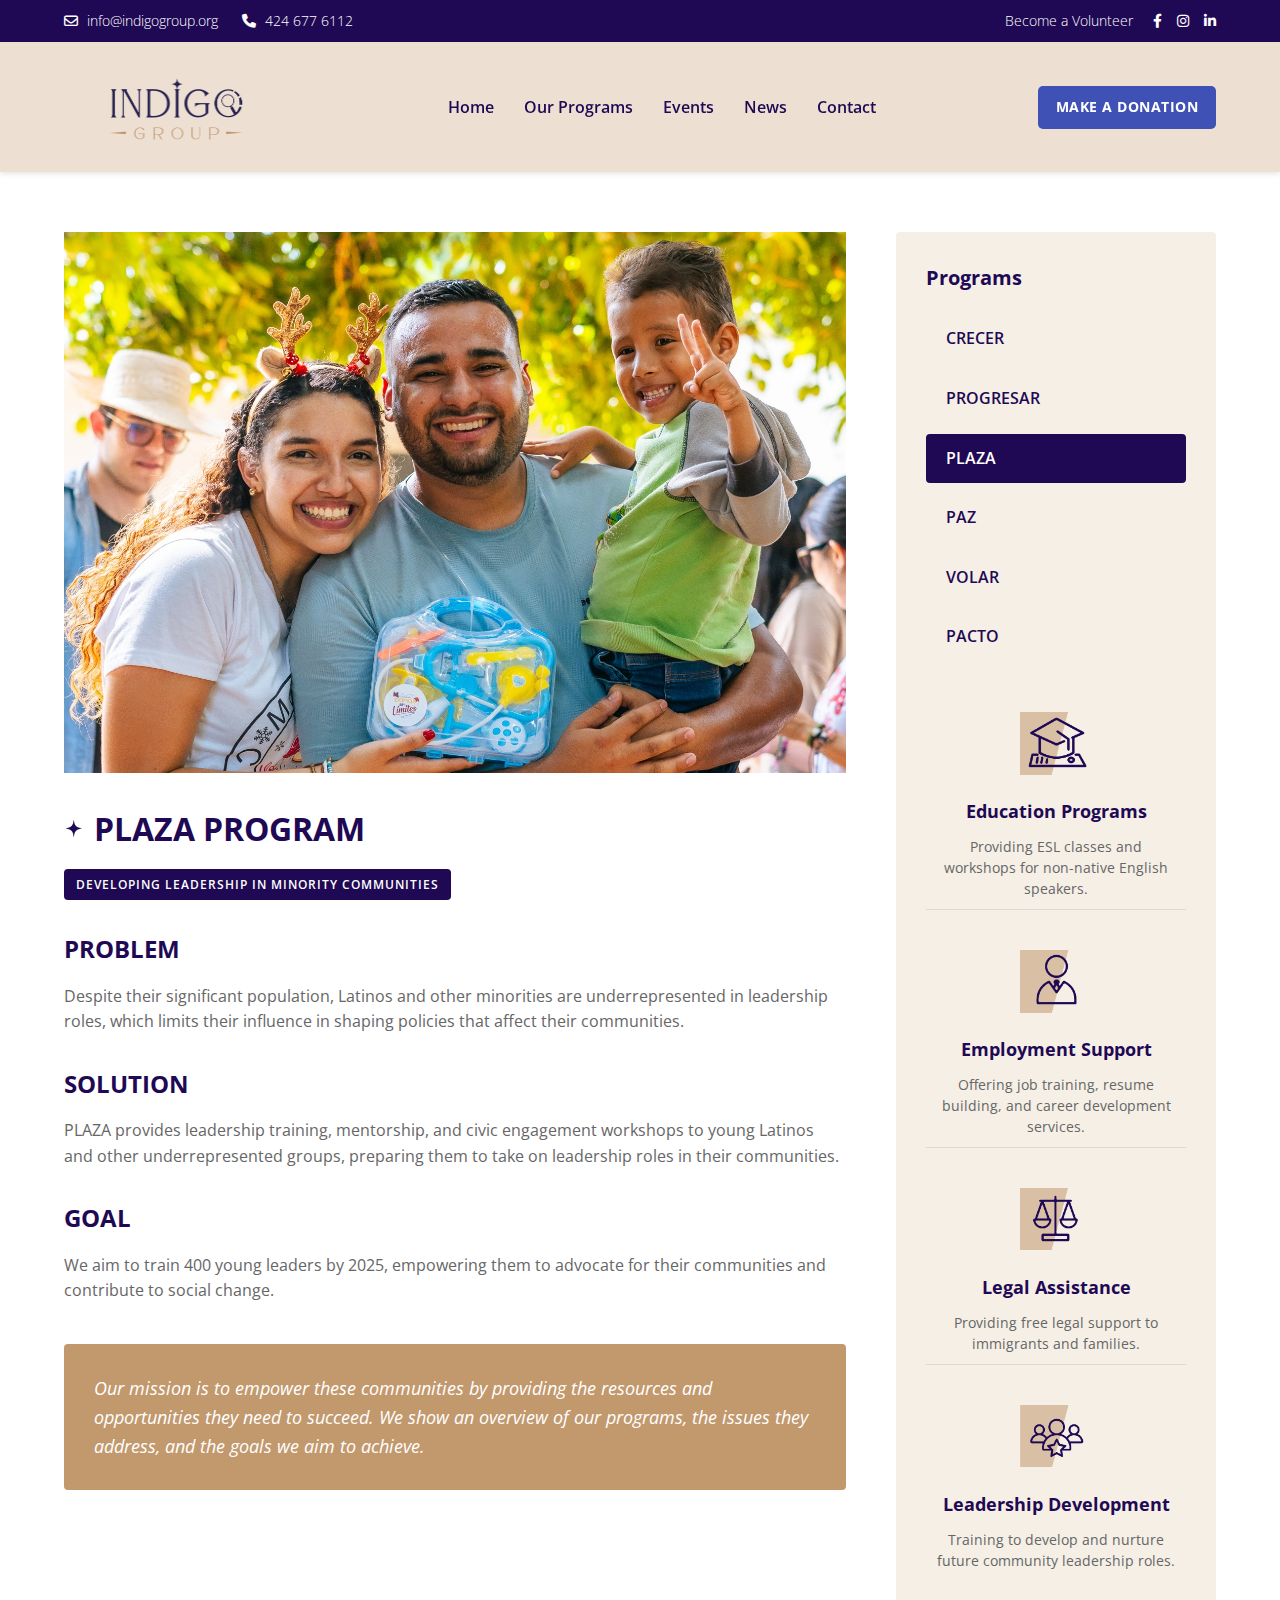
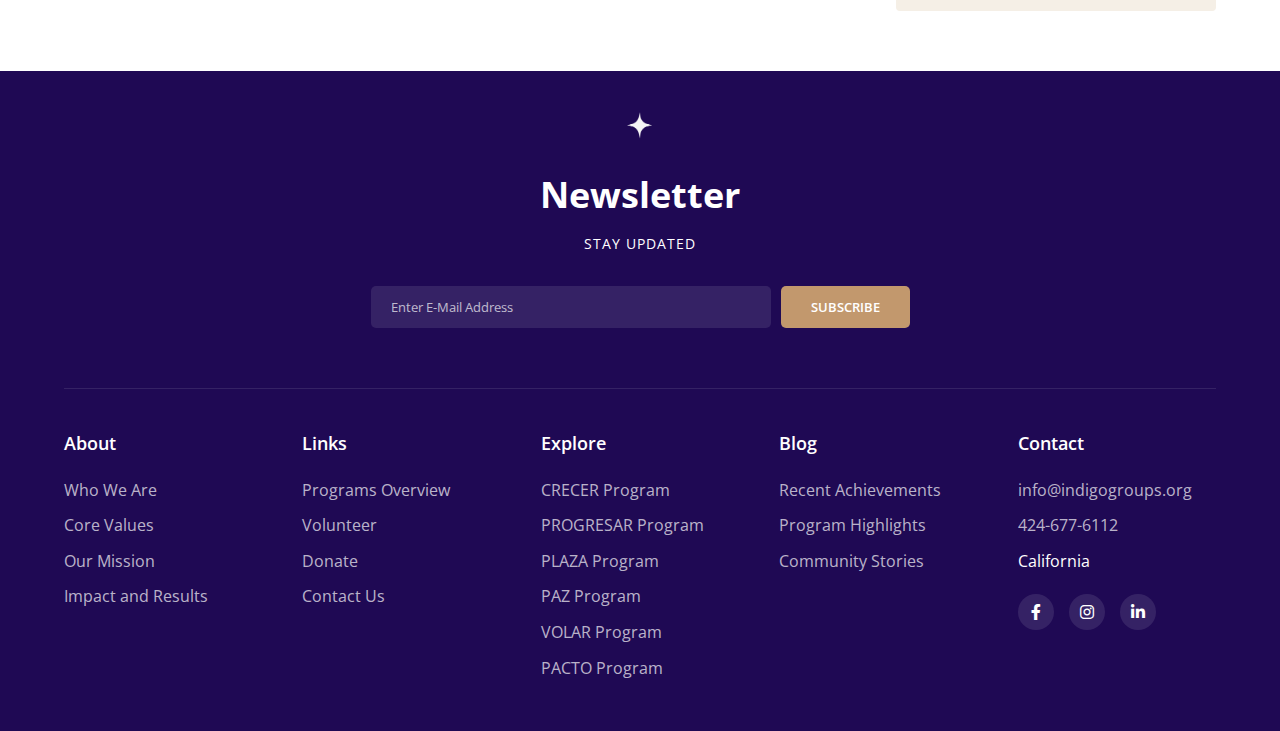
<file: plaza.html>
<!DOCTYPE html>
<html lang="en">
<head>
    <meta charset="UTF-8">
    <meta name="viewport" content="width=device-width, initial-scale=1.0">
    <title>Indigo Group - Making a difference through education</title>
    <link rel="stylesheet" href="styles.css">
    <link rel="icon" href="images/INDIGOFAVICON.jpg" type="image/png">
    <script src="script.js"></script>
    <!-- Font Awesome for social icons -->
    <link rel="stylesheet" href="https://cdnjs.cloudflare.com/ajax/libs/font-awesome/6.0.0/css/all.min.css">
</head>
<body>
    <!-- Top Bar -->
    <div class="top-bar">
        <div class="contact-info">
            <span><i class="far fa-envelope"></i> info@indigogroup.org</span>
            <span><i class="fas fa-phone"></i> 424 677 6112</span>
        </div>
        <div class="right-links">
            <a href="index.html#volunteer-form">Become a Volunteer</a>
            <div class="social-icons">
                <a href="#"><i class="fab fa-facebook-f"></i></a>
                <a href="https://www.instagram.com/indigogroups/" target="_blank"><i class="fab fa-instagram"></i></a>
                <a href="#"><i class="fab fa-linkedin-in"></i></a>
            </div>
        </div>
    </div>

    <!-- Main Navigation -->
    <nav class="main-nav">
        <div class="logo">
            <a href="/">
                <img src="images/IndigoLogo.png" alt="Indigo Group">
            </a>
        </div>
        <div class="hamburger-menu">
            <span></span>
            <span></span>
            <span></span>
        </div>
        <div class="nav-links">
            <a href="/">Home</a>
            <a href="ourprograms.html">Our Programs</a>
            <a href="index.html#recent-events">Events</a>
            <a href="index.html#recent-events">News</a>
            <a href="plaza.html#volunteer-section">Contact</a>
        </div>
        <a href="underconstruction.html" target="_blank" class="donation-btn">MAKE A DONATION</a>
    </nav>
    <div class="mobile-overlay"></div>

    <!-- Program Content Section -->
    <section class="program-content-section">
        <div class="program-content-container">
            <!-- Left Column - Main Content -->
            <div class="program-main-content">
                <div class="program-main-image">
                    <img src="images/plaza-main.jpg" alt="Participants in PLAZA leadership program">
                </div>
                <div class="program-header">
                    <div class="program-title-wrapper">
                        <span class="program-star-icon"></span>
                        <h1>PLAZA PROGRAM</h1>
                    </div>
                    <div class="program-tag">DEVELOPING LEADERSHIP IN MINORITY COMMUNITIES</div>
                </div>
                <div class="program-details">
                    <div class="program-detail-block">
                        <h2>PROBLEM</h2>
                        <p>Despite their significant population, Latinos and other minorities are underrepresented in leadership roles, which limits their influence in shaping policies that affect their communities.</p>
                    </div>
                    
                    <div class="program-detail-block">
                        <h2>SOLUTION</h2>
                        <p>PLAZA provides leadership training, mentorship, and civic engagement workshops to young Latinos and other underrepresented groups, preparing them to take on leadership roles in their communities.</p>
                    </div>
                    
                    <div class="program-detail-block">
                        <h2>GOAL</h2>
                        <p>We aim to train 400 young leaders by 2025, empowering them to advocate for their communities and contribute to social change.</p>
                    </div>

                    <div class="program-quote">
                        <blockquote>
                            Our mission is to empower these communities by providing the resources and opportunities they need to succeed. We show an overview of our programs, the issues they address, and the goals we aim to achieve.
                        </blockquote>
                    </div>
                </div>
            </div>

            <!-- Right Column - Programs Navigation -->
            <div class="programs-sidebar">
                <div class="sidebar-header">Programs</div>
                <nav class="programs-nav">
                    <a href="crecer.html" class="program-nav-item">CRECER</a>
                    <a href="progresar.html" class="program-nav-item">PROGRESAR</a>
                    <a href="plaza.html" class="program-nav-item active">PLAZA</a>
                    <a href="paz.html" class="program-nav-item">PAZ</a>
                    <a href="volar.html" class="program-nav-item">VOLAR</a>
                    <a href="pacto.html" class="program-nav-item">PACTO</a>
                </nav>

                <!-- Program Icons -->
                <div class="program-icons">
                    <div class="icon-block">
                        <img src="images/education-icon.png" alt="Education Programs">
                        <h3>Education Programs</h3>
                        <p>Providing ESL classes and workshops for non-native English speakers.</p>
                    </div>
                    <div class="icon-block">
                        <img src="images/employment-icon.png" alt="Employment Support">
                        <h3>Employment Support</h3>
                        <p>Offering job training, resume building, and career development services.</p>
                    </div>
                    <div class="icon-block">
                        <img src="images/legal-icon.png" alt="Legal Assistance">
                        <h3>Legal Assistance</h3>
                        <p>Providing free legal support to immigrants and families.</p>
                    </div>
                    <div class="icon-block">
                        <img src="images/leadership-icon.png" alt="Leadership Development">
                        <h3>Leadership Development</h3>
                        <p>Training to develop and nurture future community leadership roles.</p>
                    </div>
                </div>
            </div>
        </div>
    </section>

    <footer class="main-footer" id="volunteer-section">
        <!-- Newsletter Section -->
        <div class="newsletter-section">
            <div class="newsletter-content">
                <div class="newsletter-section-icon"></div>
                <h2>Newsletter</h2>
                <p>STAY UPDATED</p>
                <form class="newsletter-form">
                    <input type="email" placeholder="Enter E-Mail Address" class="newsletter-email-input">
                    <button type="submit" class="newsletter-subscribe-btn">SUBSCRIBE</button>
                </form>
            </div>
        </div>
        
        <!-- Footer Navigation -->
        <div class="footer-nav">
            <div class="footer-column">
                <h3>About</h3>
                <ul>
                    <li><a href="underconstruction.html">Who We Are</a></li>
                    <li><a href="underconstruction.html">Core Values</a></li>
                    <li><a href="underconstruction.html">Our Mission</a></li>
                    <li><a href="underconstruction.html">Impact and Results</a></li>
                </ul>
            </div>
            
            <div class="footer-column">
                <h3>Links</h3>
                <ul>
                    <li><a href="ourprograms.html">Programs Overview</a></li>
                    <li><a href="underconstruction.html">Volunteer</a></li>
                    <li><a href="underconstruction.html">Donate</a></li>
                    <li><a href="underconstruction.html">Contact Us</a></li>
                </ul>
            </div>
            
            <div class="footer-column">
                <h3>Explore</h3>
                <ul>
                    <li><a href="crecer.html">CRECER Program</a></li>
                    <li><a href="progresar.html">PROGRESAR Program</a></li>
                    <li><a href="plaza.html">PLAZA Program</a></li>
                    <li><a href="paz.html">PAZ Program</a></li>
                    <li><a href="volar.html">VOLAR Program</a></li>
                    <li><a href="pacto.html">PACTO Program</a></li>
                </ul>
            </div>
            
            <div class="footer-column">
                <h3>Blog</h3>
                <ul>
                    <li><a href="underconstruction.html">Recent Achievements</a></li>
                    <li><a href="underconstruction.html">Program Highlights</a></li>
                    <li><a href="underconstruction.html">Community Stories</a></li>
                </ul>
            </div>
            
            <div class="footer-column">
                <h3>Contact</h3>
                <ul>
                    <li><a href="mailto:info@indigogroups.org">info@indigogroups.org</a></li>
                    <li><a href="tel:424-677-6112">424-677-6112</a></li>
                    <li>California</li>
                </ul>
                <div class="footer-social">
                    <a href="#" class="social-icon"><i class="fab fa-facebook-f"></i></a>
                    <a href="https://www.instagram.com/indigogroups/" target="_blank" class="social-icon"><i class="fab fa-instagram"></i></a>
                    <a href="#" class="social-icon"><i class="fab fa-linkedin-in"></i></a>
                </div>
            </div>
        </div>
    </footer>
</body>
</html>
</file>
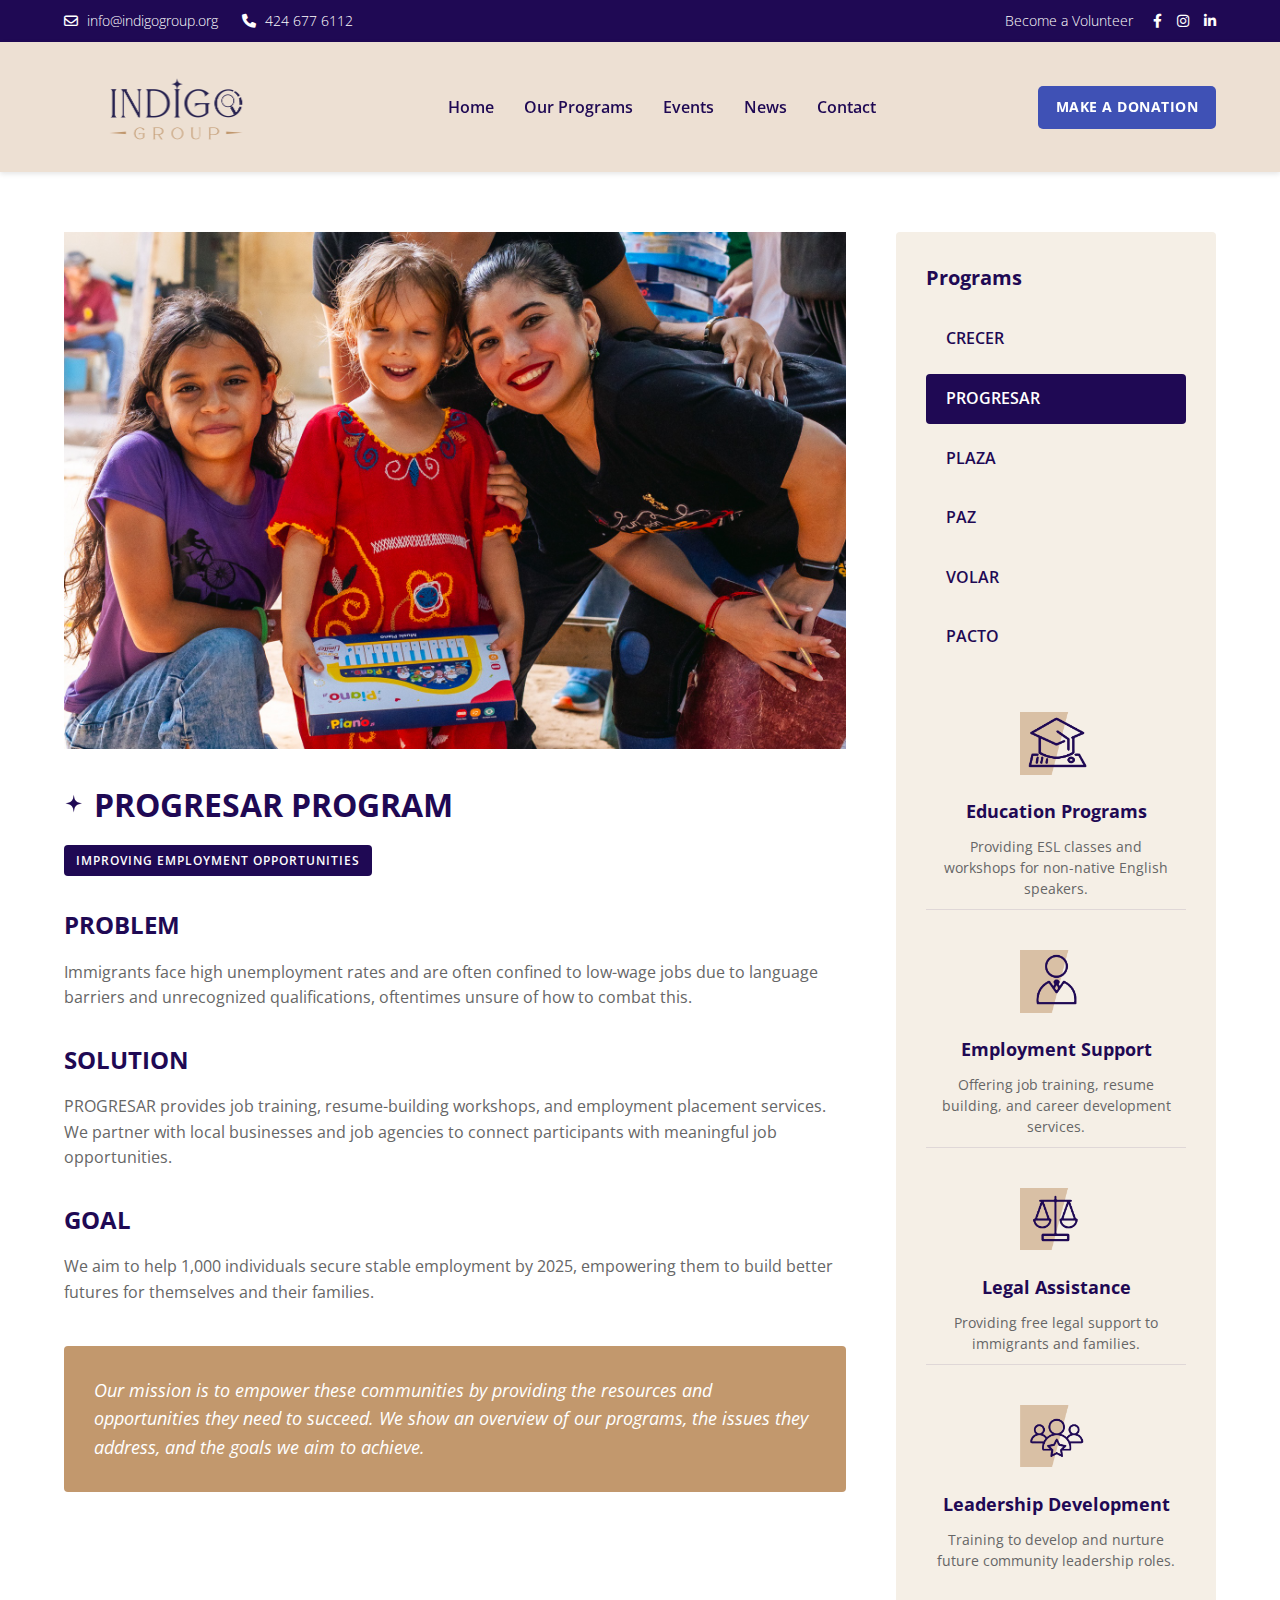
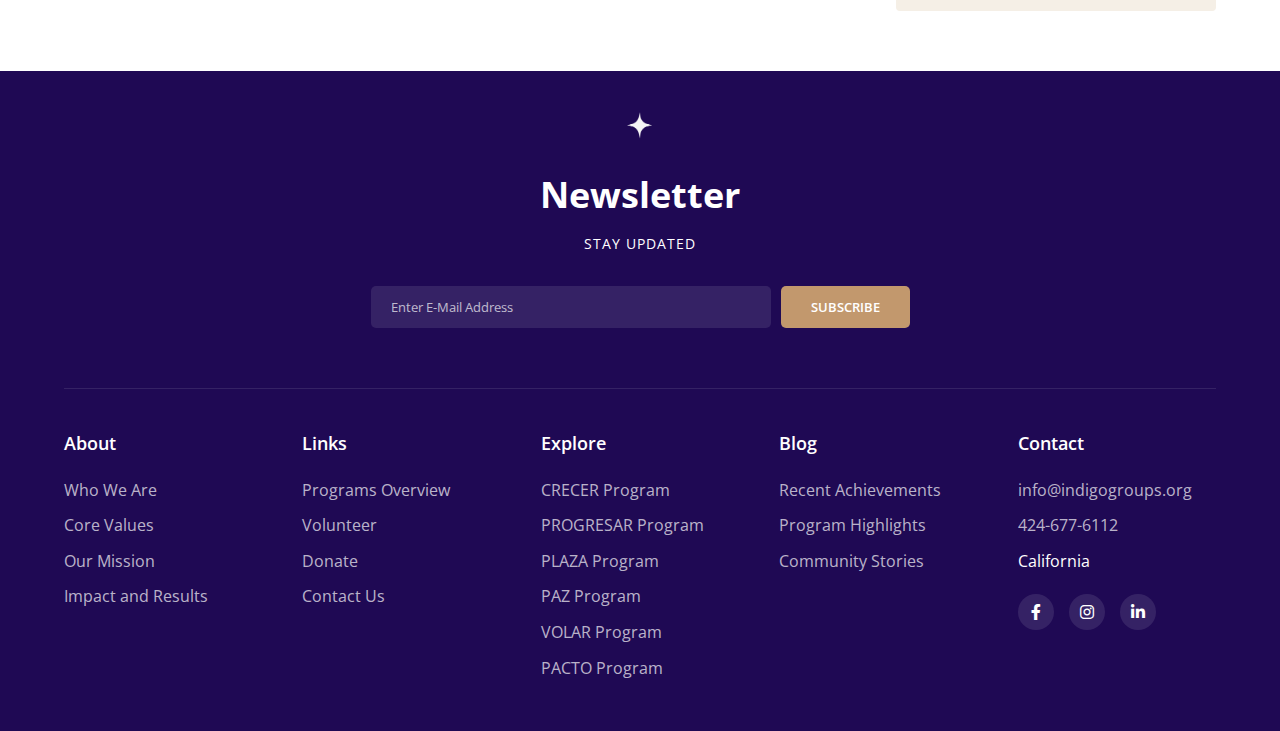
<file: progresar.html>
<!DOCTYPE html>
<html lang="en">
<head>
    <meta charset="UTF-8">
    <meta name="viewport" content="width=device-width, initial-scale=1.0">
    <title>Indigo Group - Making a difference through education</title>
    <link rel="stylesheet" href="styles.css">
    <link rel="icon" href="images/INDIGOFAVICON.jpg" type="image/png">
    <script src="script.js"></script>
    <!-- Font Awesome for social icons -->
    <link rel="stylesheet" href="https://cdnjs.cloudflare.com/ajax/libs/font-awesome/6.0.0/css/all.min.css">
</head>
<body>
    <!-- Top Bar -->
    <div class="top-bar">
        <div class="contact-info">
            <span><i class="far fa-envelope"></i> info@indigogroup.org</span>
            <span><i class="fas fa-phone"></i> 424 677 6112</span>
        </div>
        <div class="right-links">
            <a href="index.html#volunteer-form">Become a Volunteer</a>
            <div class="social-icons">
                <a href="#"><i class="fab fa-facebook-f"></i></a>
                <a href="https://www.instagram.com/indigogroups/" target="_blank"><i class="fab fa-instagram"></i></a>
                <a href="#"><i class="fab fa-linkedin-in"></i></a>
            </div>
        </div>
    </div>

    <!-- Main Navigation -->
    <nav class="main-nav">
        <div class="logo">
            <a href="/">
                <img src="images/IndigoLogo.png" alt="Indigo Group">
            </a>
        </div>
        <div class="hamburger-menu">
            <span></span>
            <span></span>
            <span></span>
        </div>
        <div class="nav-links">
            <a href="/">Home</a>
            <a href="ourprograms.html">Our Programs</a>
            <a href="index.html#recent-events">Events</a>
            <a href="index.html#recent-events">News</a>
            <a href="progresar.html#volunteer-section">Contact</a>
        </div>
        <a href="underconstruction.html" target="_blank" class="donation-btn">MAKE A DONATION</a>
    </nav>
    <div class="mobile-overlay"></div>

    <!-- Program Content Section -->
    <section class="program-content-section">
        <div class="program-content-container">
            <!-- Left Column - Main Content -->
            <div class="program-main-content">
                <div class="program-main-image">
                    <img src="images/progresar-main.jpg" alt="Participant in PROGRESAR employment program">
                </div>
                <div class="program-header">
                    <div class="program-title-wrapper">
                        <span class="program-star-icon"></span>
                        <h1>PROGRESAR PROGRAM</h1>
                    </div>
                    <div class="program-tag">IMPROVING EMPLOYMENT OPPORTUNITIES</div>
                </div>
                <div class="program-details">
                    <div class="program-detail-block">
                        <h2>PROBLEM</h2>
                        <p>Immigrants face high unemployment rates and are often confined to low-wage jobs due to language barriers and unrecognized qualifications, oftentimes unsure of how to combat this.</p>
                    </div>
                    
                    <div class="program-detail-block">
                        <h2>SOLUTION</h2>
                        <p>PROGRESAR provides job training, resume-building workshops, and employment placement services. We partner with local businesses and job agencies to connect participants with meaningful job opportunities.</p>
                    </div>
                    
                    <div class="program-detail-block">
                        <h2>GOAL</h2>
                        <p>We aim to help 1,000 individuals secure stable employment by 2025, empowering them to build better futures for themselves and their families.</p>
                    </div>

                    <div class="program-quote">
                        <blockquote>
                            Our mission is to empower these communities by providing the resources and opportunities they need to succeed. We show an overview of our programs, the issues they address, and the goals we aim to achieve.
                        </blockquote>
                    </div>
                </div>
            </div>

            <!-- Right Column - Programs Navigation -->
            <div class="programs-sidebar">
                <div class="sidebar-header">Programs</div>
                <nav class="programs-nav">
                    <a href="crecer.html" class="program-nav-item">CRECER</a>
                    <a href="progresar.html" class="program-nav-item active">PROGRESAR</a>
                    <a href="plaza.html" class="program-nav-item">PLAZA</a>
                    <a href="paz.html" class="program-nav-item">PAZ</a>
                    <a href="volar.html" class="program-nav-item">VOLAR</a>
                    <a href="pacto.html" class="program-nav-item">PACTO</a>
                </nav>

                <!-- Program Icons -->
                <div class="program-icons">
                    <div class="icon-block">
                        <img src="images/education-icon.png" alt="Education Programs">
                        <h3>Education Programs</h3>
                        <p>Providing ESL classes and workshops for non-native English speakers.</p>
                    </div>
                    <div class="icon-block">
                        <img src="images/employment-icon.png" alt="Employment Support">
                        <h3>Employment Support</h3>
                        <p>Offering job training, resume building, and career development services.</p>
                    </div>
                    <div class="icon-block">
                        <img src="images/legal-icon.png" alt="Legal Assistance">
                        <h3>Legal Assistance</h3>
                        <p>Providing free legal support to immigrants and families.</p>
                    </div>
                    <div class="icon-block">
                        <img src="images/leadership-icon.png" alt="Leadership Development">
                        <h3>Leadership Development</h3>
                        <p>Training to develop and nurture future community leadership roles.</p>
                    </div>
                </div>
            </div>
        </div>
    </section>

    <footer class="main-footer" id="volunteer-section">
        <!-- Newsletter Section -->
        <div class="newsletter-section">
            <div class="newsletter-content">
                <div class="newsletter-section-icon"></div>
                <h2>Newsletter</h2>
                <p>STAY UPDATED</p>
                <form class="newsletter-form">
                    <input type="email" placeholder="Enter E-Mail Address" class="newsletter-email-input">
                    <button type="submit" class="newsletter-subscribe-btn">SUBSCRIBE</button>
                </form>
            </div>
        </div>
        
        <!-- Footer Navigation -->
        <div class="footer-nav">
            <div class="footer-column">
                <h3>About</h3>
                <ul>
                    <li><a href="underconstruction.html">Who We Are</a></li>
                    <li><a href="underconstruction.html">Core Values</a></li>
                    <li><a href="underconstruction.html">Our Mission</a></li>
                    <li><a href="underconstruction.html">Impact and Results</a></li>
                </ul>
            </div>
            
            <div class="footer-column">
                <h3>Links</h3>
                <ul>
                    <li><a href="ourprograms.html">Programs Overview</a></li>
                    <li><a href="underconstruction.html">Volunteer</a></li>
                    <li><a href="underconstruction.html">Donate</a></li>
                    <li><a href="underconstruction.html">Contact Us</a></li>
                </ul>
            </div>
            
            <div class="footer-column">
                <h3>Explore</h3>
                <ul>
                    <li><a href="crecer.html">CRECER Program</a></li>
                    <li><a href="progresar.html">PROGRESAR Program</a></li>
                    <li><a href="plaza.html">PLAZA Program</a></li>
                    <li><a href="paz.html">PAZ Program</a></li>
                    <li><a href="volar.html">VOLAR Program</a></li>
                    <li><a href="pacto.html">PACTO Program</a></li>
                </ul>
            </div>
            
            <div class="footer-column">
                <h3>Blog</h3>
                <ul>
                    <li><a href="underconstruction.html">Recent Achievements</a></li>
                    <li><a href="underconstruction.html">Program Highlights</a></li>
                    <li><a href="underconstruction.html">Community Stories</a></li>
                </ul>
            </div>
            
            <div class="footer-column">
                <h3>Contact</h3>
                <ul>
                    <li><a href="mailto:info@indigogroups.org">info@indigogroups.org</a></li>
                    <li><a href="tel:424-677-6112">424-677-6112</a></li>
                    <li>California</li>
                </ul>
                <div class="footer-social">
                    <a href="#" class="social-icon"><i class="fab fa-facebook-f"></i></a>
                    <a href="https://www.instagram.com/indigogroups/" target="_blank" class="social-icon"><i class="fab fa-instagram"></i></a>
                    <a href="#" class="social-icon"><i class="fab fa-linkedin-in"></i></a>
                </div>
            </div>
        </div>
    </footer>
</body>
</html>
</file>
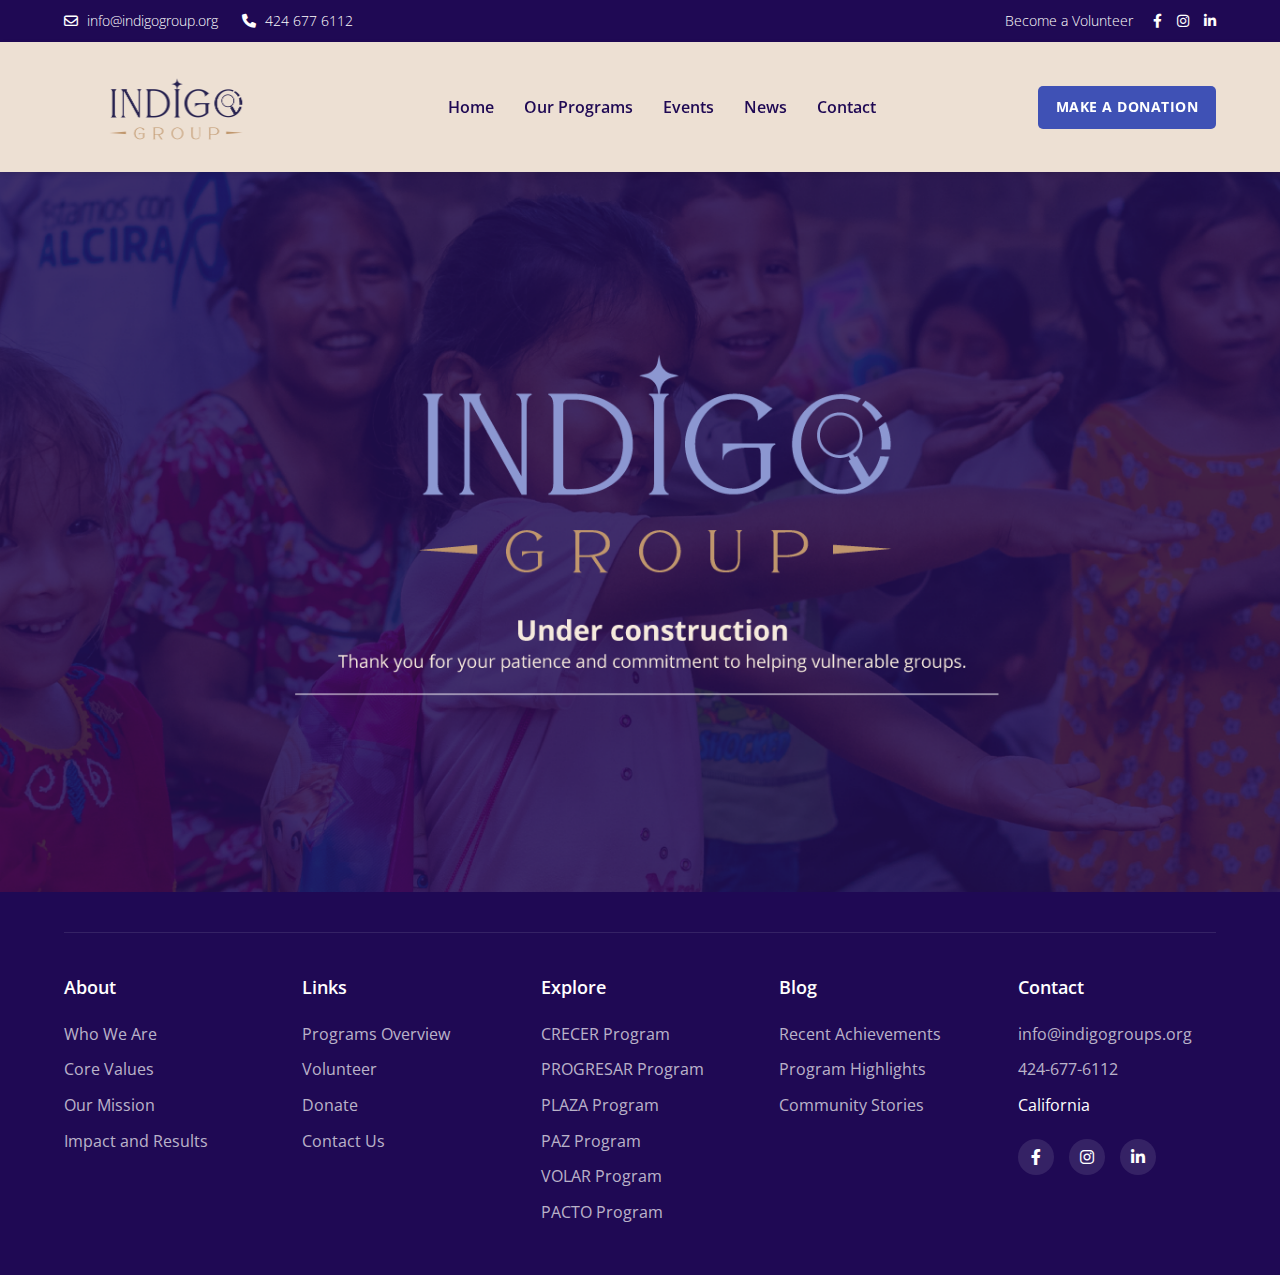
<file: underconstruction.html>
<!DOCTYPE html>
<html lang="en">
<head>
    <meta charset="UTF-8">
    <meta name="viewport" content="width=device-width, initial-scale=1.0">
    <title>Indigo Group - Making a difference through education</title>
    <link rel="stylesheet" href="styles.css">
    <link rel="icon" href="images/INDIGOFAVICON.jpg" type="image/png">
    <script src="script.js"></script>
    <!-- Font Awesome for social icons -->
    <link rel="stylesheet" href="https://cdnjs.cloudflare.com/ajax/libs/font-awesome/6.0.0/css/all.min.css">
</head>
<body>
    <!-- Top Bar -->
    <div class="top-bar">
        <div class="contact-info">
            <span><i class="far fa-envelope"></i> info@indigogroup.org</span>
            <span><i class="fas fa-phone"></i> 424 677 6112</span>
        </div>
        <div class="right-links">
            <a href="index.html#volunteer-form">Become a Volunteer</a>
            <div class="social-icons">
                <a href="underconstruction.html"><i class="fab fa-facebook-f"></i></a>
                <a href="https://www.instagram.com/indigogroups/" target="_blank"><i class="fab fa-instagram"></i></a>
                <a href="underconstruction.html"><i class="fab fa-linkedin-in"></i></a>
            </div>
        </div>
    </div>

    <!-- Main Navigation -->
    <nav class="main-nav">
        <div class="logo">
            <a href="index.html">
                <img src="images/IndigoLogo.png" alt="Indigo Group">
            </a>
        </div>
        <div class="hamburger-menu">
            <span></span>
            <span></span>
            <span></span>
        </div>
        <div class="nav-links">
            <a href="/">Home</a>
            <a href="ourprograms.html">Our Programs</a>
            <a href="index.html#recent-events">Events</a>
            <a href="index.html#recent-events">News</a>
            <a href="index.html#volunteer-section">Contact</a>
        </div>
        <a href="underconstruction.html" target="_blank" class="donation-btn">MAKE A DONATION</a>
    </nav>
    <div class="mobile-overlay"></div>

    <!-- Construction Image Section -->
    <div class="construction-container">
        <!-- Add your construction image here -->
        <img src="images/UNDERCONSTRUCTION.png" alt="Site Under Construction" class="construction-image">
    </div>    

    <footer class="main-footer" id="volunteer-section">
        
        <!-- Footer Navigation -->
        <div class="footer-nav">
            <div class="footer-column">
                <h3>About</h3>
                <ul>
                    <li><a href="underconstruction.html">Who We Are</a></li>
                    <li><a href="underconstruction.html">Core Values</a></li>
                    <li><a href="underconstruction.html">Our Mission</a></li>
                    <li><a href="underconstruction.html">Impact and Results</a></li>
                </ul>
            </div>
            
            <div class="footer-column">
                <h3>Links</h3>
                <ul>
                    <li><a href="ourprograms.html">Programs Overview</a></li>
                    <li><a href="underconstruction.html">Volunteer</a></li>
                    <li><a href="underconstruction.html">Donate</a></li>
                    <li><a href="underconstruction.html">Contact Us</a></li>
                </ul>
            </div>
            
            <div class="footer-column">
                <h3>Explore</h3>
                <ul>
                    <li><a href="crecer.html">CRECER Program</a></li>
                    <li><a href="progresar.html">PROGRESAR Program</a></li>
                    <li><a href="plaza.html">PLAZA Program</a></li>
                    <li><a href="paz.html">PAZ Program</a></li>
                    <li><a href="volar.html">VOLAR Program</a></li>
                    <li><a href="pacto.html">PACTO Program</a></li>
                </ul>
            </div>
            
            <div class="footer-column">
                <h3>Blog</h3>
                <ul>
                    <li><a href="underconstruction.html">Recent Achievements</a></li>
                    <li><a href="underconstruction.html">Program Highlights</a></li>
                    <li><a href="underconstruction.html">Community Stories</a></li>
                </ul>
            </div>
            
            <div class="footer-column">
                <h3>Contact</h3>
                <ul>
                    <li><a href="mailto:info@indigogroups.org">info@indigogroups.org</a></li>
                    <li><a href="tel:424-677-6112">424-677-6112</a></li>
                    <li>California</li>
                </ul>
                <div class="footer-social">
                    <a href="#" class="social-icon"><i class="fab fa-facebook-f"></i></a>
                    <a href="https://www.instagram.com/indigogroups/" target="_blank" class="social-icon"><i class="fab fa-instagram"></i></a>
                    <a href="#" class="social-icon"><i class="fab fa-linkedin-in"></i></a>
                </div>
            </div>
        </div>
    </footer>
</body>
</html>
</file>
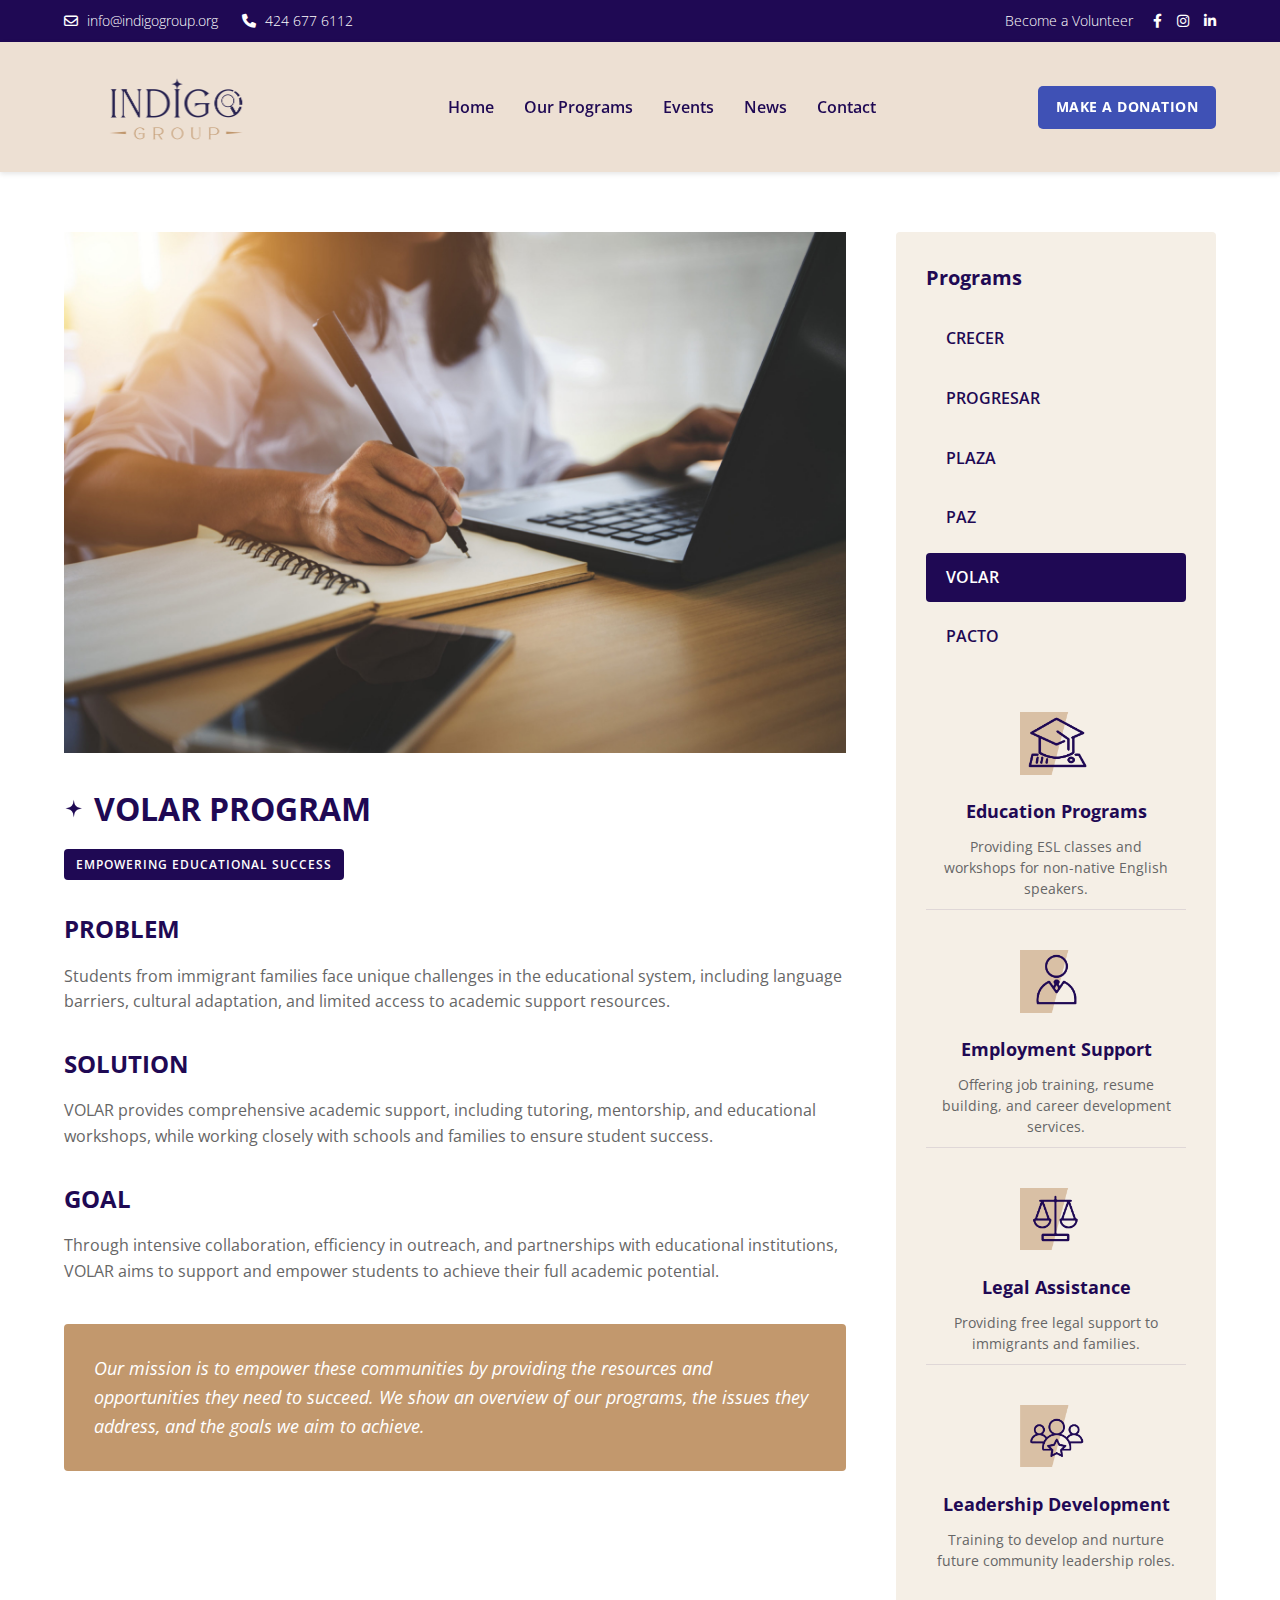
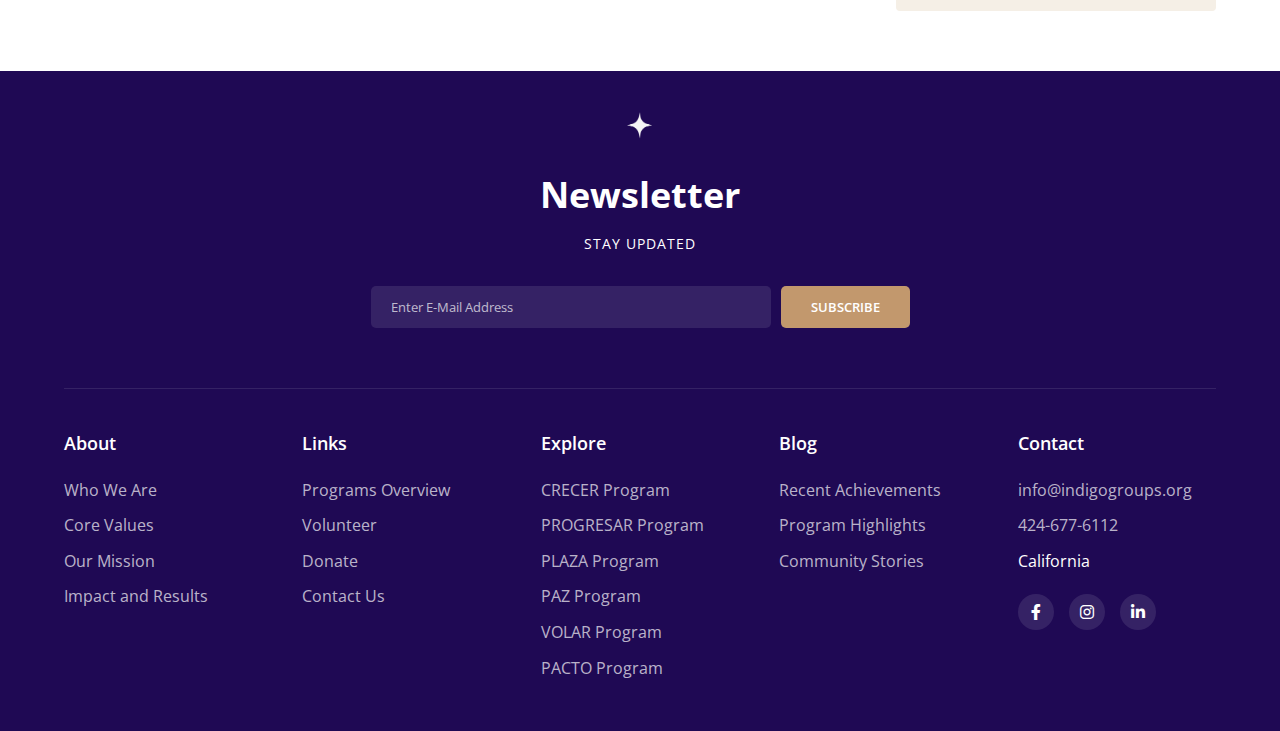
<file: volar.html>
<!DOCTYPE html>
<html lang="en">
<head>
    <meta charset="UTF-8">
    <meta name="viewport" content="width=device-width, initial-scale=1.0">
    <title>Indigo Group - Making a difference through education</title>
    <link rel="stylesheet" href="styles.css">
    <link rel="icon" href="images/INDIGOFAVICON.jpg" type="image/png">
    <script src="script.js"></script>
    <!-- Font Awesome for social icons -->
    <link rel="stylesheet" href="https://cdnjs.cloudflare.com/ajax/libs/font-awesome/6.0.0/css/all.min.css">
</head>
<body>
    <!-- Top Bar -->
    <div class="top-bar">
        <div class="contact-info">
            <span><i class="far fa-envelope"></i> info@indigogroup.org</span>
            <span><i class="fas fa-phone"></i> 424 677 6112</span>
        </div>
        <div class="right-links">
            <a href="index.html#volunteer-form">Become a Volunteer</a>
            <div class="social-icons">
                <a href="#"><i class="fab fa-facebook-f"></i></a>
                <a href="https://www.instagram.com/indigogroups/" target="_blank"><i class="fab fa-instagram"></i></a>
                <a href="#"><i class="fab fa-linkedin-in"></i></a>
            </div>
        </div>
    </div>

    <!-- Main Navigation -->
    <nav class="main-nav">
        <div class="logo">
            <a href="/">
                <img src="images/IndigoLogo.png" alt="Indigo Group">
            </a>
        </div>
        <div class="hamburger-menu">
            <span></span>
            <span></span>
            <span></span>
        </div>
        <div class="nav-links">
            <a href="/">Home</a>
            <a href="ourprograms.html">Our Programs</a>
            <a href="index.html#recent-events">Events</a>
            <a href="index.html#recent-events">News</a>
            <a href="volar.html#volunteer-section">Contact</a>
        </div>
        <a href="underconstruction.html" target="_blank" class="donation-btn">MAKE A DONATION</a>
    </nav>
    <div class="mobile-overlay"></div>

    <!-- Program Content Section -->
    <section class="program-content-section">
        <div class="program-content-container">
            <!-- Left Column - Main Content -->
            <div class="program-main-content">
                <div class="program-main-image">
                    <img src="images/volar-main.jpg" alt="Student participating in VOLAR educational program">
                </div>
                <div class="program-header">
                    <div class="program-title-wrapper">
                        <span class="program-star-icon"></span>
                        <h1>VOLAR PROGRAM</h1>
                    </div>
                    <div class="program-tag">EMPOWERING EDUCATIONAL SUCCESS</div>
                </div>
                <div class="program-details">
                    <div class="program-detail-block">
                        <h2>PROBLEM</h2>
                        <p>Students from immigrant families face unique challenges in the educational system, including language barriers, cultural adaptation, and limited access to academic support resources.</p>
                    </div>
                    
                    <div class="program-detail-block">
                        <h2>SOLUTION</h2>
                        <p>VOLAR provides comprehensive academic support, including tutoring, mentorship, and educational workshops, while working closely with schools and families to ensure student success.</p>
                    </div>
                    
                    <div class="program-detail-block">
                        <h2>GOAL</h2>
                        <p>Through intensive collaboration, efficiency in outreach, and partnerships with educational institutions, VOLAR aims to support and empower students to achieve their full academic potential.</p>
                    </div>

                    <div class="program-quote">
                        <blockquote>
                            Our mission is to empower these communities by providing the resources and opportunities they need to succeed. We show an overview of our programs, the issues they address, and the goals we aim to achieve.
                        </blockquote>
                    </div>
                </div>
            </div>

            <!-- Right Column - Programs Navigation -->
            <div class="programs-sidebar">
                <div class="sidebar-header">Programs</div>
                <nav class="programs-nav">
                    <a href="crecer.html" class="program-nav-item">CRECER</a>
                    <a href="progresar.html" class="program-nav-item">PROGRESAR</a>
                    <a href="plaza.html" class="program-nav-item">PLAZA</a>
                    <a href="paz.html" class="program-nav-item">PAZ</a>
                    <a href="volar.html" class="program-nav-item active">VOLAR</a>
                    <a href="pacto.html" class="program-nav-item">PACTO</a>
                </nav>

                <!-- Program Icons -->
                <div class="program-icons">
                    <div class="icon-block">
                        <img src="images/education-icon.png" alt="Education Programs">
                        <h3>Education Programs</h3>
                        <p>Providing ESL classes and workshops for non-native English speakers.</p>
                    </div>
                    <div class="icon-block">
                        <img src="images/employment-icon.png" alt="Employment Support">
                        <h3>Employment Support</h3>
                        <p>Offering job training, resume building, and career development services.</p>
                    </div>
                    <div class="icon-block">
                        <img src="images/legal-icon.png" alt="Legal Assistance">
                        <h3>Legal Assistance</h3>
                        <p>Providing free legal support to immigrants and families.</p>
                    </div>
                    <div class="icon-block">
                        <img src="images/leadership-icon.png" alt="Leadership Development">
                        <h3>Leadership Development</h3>
                        <p>Training to develop and nurture future community leadership roles.</p>
                    </div>
                </div>
            </div>
        </div>
    </section>

    <footer class="main-footer" id="volunteer-section">
        <!-- Newsletter Section -->
        <div class="newsletter-section">
            <div class="newsletter-content">
                <div class="newsletter-section-icon"></div>
                <h2>Newsletter</h2>
                <p>STAY UPDATED</p>
                <form class="newsletter-form">
                    <input type="email" placeholder="Enter E-Mail Address" class="newsletter-email-input">
                    <button type="submit" class="newsletter-subscribe-btn">SUBSCRIBE</button>
                </form>
            </div>
        </div>
        
        <!-- Footer Navigation -->
        <div class="footer-nav">
            <div class="footer-column">
                <h3>About</h3>
                <ul>
                    <li><a href="underconstruction.html">Who We Are</a></li>
                    <li><a href="underconstruction.html">Core Values</a></li>
                    <li><a href="underconstruction.html">Our Mission</a></li>
                    <li><a href="underconstruction.html">Impact and Results</a></li>
                </ul>
            </div>
            
            <div class="footer-column">
                <h3>Links</h3>
                <ul>
                    <li><a href="ourprograms.html">Programs Overview</a></li>
                    <li><a href="underconstruction.html">Volunteer</a></li>
                    <li><a href="underconstruction.html">Donate</a></li>
                    <li><a href="underconstruction.html">Contact Us</a></li>
                </ul>
            </div>
            
            <div class="footer-column">
                <h3>Explore</h3>
                <ul>
                    <li><a href="crecer.html">CRECER Program</a></li>
                    <li><a href="progresar.html">PROGRESAR Program</a></li>
                    <li><a href="plaza.html">PLAZA Program</a></li>
                    <li><a href="paz.html">PAZ Program</a></li>
                    <li><a href="volar.html">VOLAR Program</a></li>
                    <li><a href="pacto.html">PACTO Program</a></li>
                </ul>
            </div>
            
            <div class="footer-column">
                <h3>Blog</h3>
                <ul>
                    <li><a href="underconstruction.html">Recent Achievements</a></li>
                    <li><a href="underconstruction.html">Program Highlights</a></li>
                    <li><a href="underconstruction.html">Community Stories</a></li>
                </ul>
            </div>
            
            <div class="footer-column">
                <h3>Contact</h3>
                <ul>
                    <li><a href="mailto:info@indigogroups.org">info@indigogroups.org</a></li>
                    <li><a href="tel:424-677-6112">424-677-6112</a></li>
                    <li>California</li>
                </ul>
                <div class="footer-social">
                    <a href="#" class="social-icon"><i class="fab fa-facebook-f"></i></a>
                    <a href="https://www.instagram.com/indigogroups/" target="_blank" class="social-icon"><i class="fab fa-instagram"></i></a>
                    <a href="#" class="social-icon"><i class="fab fa-linkedin-in"></i></a>
                </div>
            </div>
        </div>
    </footer>
</body>
</html>
</file>
<file: styles.css>
/* Import Open Sans font */
@import url('https://fonts.googleapis.com/css2?family=Open+Sans:wght@300;400;500;600;700&display=swap');

/* Global Styles */
:root {
    --deep-purple: #1f0954;
    --tan: #c2986d;
    --royal-blue: #3f51b5;
    --off-white: #f8ecdf;
}

* {
    margin: 0;
    padding: 0;
    box-sizing: border-box;
    font-family: 'Open Sans', sans-serif;
}

body {
    line-height: 1.6;
}

html {
    scroll-behavior: smooth;
}

#volunteer-section {
    scroll-margin-top: 130px; /* Adjusts the scroll position */
}

#volunteer-form {
    scroll-margin-top: 130px; /* Adjusts the scroll position */
}

/* Top Bar */
.top-bar {
    background-color: var(--deep-purple);
    color: white;
    padding: 10px 5%;
    display: flex;
    justify-content: space-between;
    align-items: center;
    font-size: 14px;
}

.contact-info span {
    margin-right: 20px;
    font-weight: 300;
}

.contact-info i {
    margin-right: 5px;
}

.right-links {
    display: flex;
    align-items: center;
    gap: 20px;
}

.right-links a {
    color: white;
    text-decoration: none;
    font-weight: 300;
}

.social-icons {
    display: flex;
    gap: 15px;
}

/* Main Navigation */
.main-nav {
    position: sticky;
    top: 0;
    z-index: 1000;
    background-color: rgba(194, 152, 109, 0.3);
    padding: 15px 5%;
    display: flex;
    justify-content: space-between;
    align-items: center;
    box-shadow: 0 2px 5px rgba(0,0,0,0.1);
    transition: all 0.3s ease;
    backdrop-filter: blur(5px);
}

.main-nav.scrolled {
    background-color: rgba(255, 255, 255, 0.85);
    padding: 10px 5%;
    box-shadow: 0 2px 10px rgba(0,0,0,0.15);
}

.logo a {
    display: inline-block;
    text-decoration: none;
}

.logo img {
    height: 100px;
    vertical-align: middle;
}

.nav-links {
    display: flex;
    gap: 30px;
}

.nav-links a {
    color: var(--deep-purple);
    text-decoration: none;
    font-weight: 600;
    position: relative;
}

.nav-links a::after {
    content: '';
    position: absolute;
    width: 100%;
    height: 2px;
    bottom: -5px;
    left: 0;
    background-color: var(--deep-purple);
    transform: scaleX(0);
    transition: transform 0.3s ease;
}

.nav-links a:hover::after {
    transform: scaleX(1);
}

.donation-btn {
    text-decoration: none;
    background-color: var(--royal-blue);
    color: white;
    padding: 10px 18px;     /* Reduced from 12px 24px */
    border: none;
    border-radius: 5px;
    cursor: pointer;
    font-weight: 700;
    text-transform: uppercase;
    letter-spacing: 0.5px;
    font-size: 14px;       /* Added to make text smaller */
    gap: 10px;
}

/* Responsive Navigation */
@media (max-width: 768px) {
    .nav-links {
        display: none;
    }
    
    .top-bar {
        flex-direction: column;
        gap: 10px;
    }
}

/* Home Hero Section */
.home-hero {
    background: url(images/SLIDE3.jpg);
    background-size: cover;
    background-position: center;
    color: white;
    padding: 120px 5%;
    text-align: left;
}

.home-hero-content {
    max-width: 600px;
}

.home-welcome-text {
    color: white;
    font-size: 14px;
    font-weight: 300;
    position: relative;
    display: inline-block;
    margin-bottom: 20px;
}

.home-welcome-text::after {
    content: '';
    position: absolute;
    bottom: -4px;
    left: 0;
    width: 100%;
    height: 1px;
    background-color: white;
}

.home-hero h1 {
    font-size: 48px;
    line-height: 1.2;
    margin-bottom: 30px;
    font-weight: 700;
}

.home-cta-button {
    background-color: var(--tan);
    color: white;
    padding: 15px 30px;
    border: none;
    border-radius: 5px;
    cursor: pointer;
    font-weight: 700;
    text-transform: uppercase;
    letter-spacing: 0.5px;
}

/* First year section */

.one-year {
    display: flex;
    flex-direction: column;
    gap: 20px;
    padding: 40px;
}

.one-year video {
    border-radius: 8px;
    width: 100%; 
    max-height: 480px;
    object-fit: cover;
}

ul {
    padding-left: 40px;
}

/* Mission Section */
.mission {
    background-color: white;
}

.mission-container {
    display: flex;
    min-height: 400px;
}

.mission-sidebar {
    background-color: var(--royal-blue);
    color: white;
    padding: 40px;
    width: 300px;
    position: relative;
}

.mission-section-icon {
    width: 30px;
    height: 30px;
    margin-bottom: 15px;
    background-image: url('images/SPARK1.png');
    background-repeat: no-repeat;
    background-position: center;
    background-size: contain;
}

.mission-sidebar h2 {
    font-size: 28px;
    font-weight: 600;
    line-height: 1.3;
}

.mission-content {
    flex: 1;
    padding: 40px;
    display: flex;
    flex-direction: row;
    gap: 40px;
    align-items: flex-start;
}

.mission-image-container {
    flex: 0 0 450px;
    position: relative;
}

.mission-image-container img {
    width: 100%;
    height: auto;
    border-radius: 8px;
}

.mission-play-button {
    position: absolute;
    top: 50%;
    left: 50%;
    transform: translate(-50%, -50%);
    width: 60px;
    height: 60px;
    background-color: white;
    border-radius: 50%;
    display: flex;
    align-items: center;
    justify-content: center;
    cursor: pointer;
    box-shadow: 0 2px 10px rgba(0,0,0,0.2);
}

.mission-play-icon {
    color: var(--royal-blue);
    font-size: 20px;
    margin-left: 4px;
}

.mission-text {
    flex: 1;
}

.mission-text h3 {
    color: var(--deep-purple);
    font-size: 24px;
    font-weight: 700;
    margin-bottom: 15px;
}

.mission-text p {
    color: #666;
    line-height: 1.6;
    font-weight: 400;
}

@media (min-width: 768px) {
    .one-year {
        flex-direction: row;
        align-items: flex-start;
    }

    .one-year-text,
    .one-year video {
        flex: 1;
    }
}

/* Mission Section Responsive */
@media (max-width: 1024px) {
    .mission-container {
        flex-direction: column;
    }
    
    .mission-sidebar {
        width: 100%;
        padding: 30px;
    }
    
    .mission-content {
        flex-direction: column;
    }
    
    .mission-image-container {
        flex: 0 0 auto;
        width: 100%;
    }
}

@media (max-width: 768px) {
    .home-hero h1 {
        font-size: 36px;
    }
    
    .mission-image-container {
        max-width: 100%;
    }
}

/* Values Section */
.values-section {
    display: grid;
    grid-template-columns: repeat(3, 1fr);
    gap: 50px;
    padding: 80px 10%;
}

.value-card {
    position: relative;
    height: 450px;
    overflow: hidden;
    color: white;
    background-size: cover;
    background-position: center;
    transition: transform 0.3s ease;
}

/* Background images for each card */
.value-card:nth-child(1) {
    background-image: url('images/INDIGOWEBSITEIMG2.jpg');
}

.value-card:nth-child(2) {
    background-image: url('images/INDIGOWEBSITEIMG3.jpg');
}

.value-card:nth-child(3) {
    background-image: url('images/INDIGOWEBSITEIMG4.jpg');
}

.value-card::before {
    content: '';
    position: absolute;
    top: 0;
    left: 0;
    right: 0;
    bottom: 0;
    background: linear-gradient(
        to bottom,
        rgba(31, 9, 84, 0.3),
        rgba(31, 9, 84, 0.8)
    );
    transition: background 0.3s ease;
}

.value-card:hover::before {
    background: linear-gradient(
        to bottom,
        rgba(31, 9, 84, 0.4),
        rgba(31, 9, 84, 0.9)
    );
}

.value-card:hover {
    transform: scale(1.02);
}

.value-content {
    position: relative;
    padding: 30px;
    height: 100%;
    display: flex;
    flex-direction: column;
    justify-content: center;
    align-items: center;
    text-align: center;
    z-index: 1;
}

.value-content h3 {
    font-weight: 700;
    font-size: 30px;
    margin-bottom: 30px;
}

.value-card-btn {
    text-decoration: none;
    margin-top: 15px;
    font-weight: 600;
    text-transform: uppercase;
    letter-spacing: 0.5px;
    background-color: #E5DED3;
    padding: 8px 16px;
    border-radius: 4px;
    display: inline-flex;
    transition: all 0.3s ease;
    width: fit-content;
}

/* Initiatives Section */
.initiatives-section {
    padding: 30px 5% 80px;
    text-align: center;
}

.initiatives-section h2 {
    color: var(--deep-purple);
    font-size: 36px;
    margin-bottom: 10px;
    font-weight: 700;
}

.initiative-subtitle {
    color: var(--royal-blue);
    margin-bottom: 50px;
    font-weight: 600;
    letter-spacing: 1px;
}

.initiative-section-icon {
    width: 30px;
    height: 30px;
    margin: 0 auto 15px;
    background-image: url('images/SPARK2.png');
    background-repeat: no-repeat;
    background-position: center;
    background-size: contain;
}

.initiatives-grid {
    display: grid;
    grid-template-columns: repeat(4, 1fr);
    gap: 40px;
    margin-bottom: 50px;
}

.initiative-card {
    background-color: white;
    padding: 30px;
    border-radius: 10px;
    text-align: center;
}

.initiative-card img {
    width: 100px;
    margin-bottom: 20px;
}

.initiative-card h3 {
    color: var(--deep-purple);
    margin-bottom: 15px;
    font-weight: 700;
}

.initiative-card p {
    font-weight: 400;
}

.initiatives-join-btn {
    background-color: var(--tan);
    color: white;
    padding: 15px 40px;
    border: none;
    border-radius: 5px;
    cursor: pointer;
    font-weight: 700;
    text-transform: uppercase;
    letter-spacing: 0.5px;
}

/* Responsive Styles */
@media (max-width: 1024px) {
    .initiatives-grid {
        grid-template-columns: repeat(2, 1fr);
    }
}

@media (max-width: 768px) {
    .values-section {
        grid-template-columns: 1fr;
    }
}

@media (max-width: 480px) {
    .initiatives-grid {
        grid-template-columns: 1fr;
    }
}

/* Impact Section */
.impact-section {
    position: relative;
    margin-bottom: 60px;
}

/* Top Rectangle */
.impact-header {
    background-image: url('images/impactbackground.png');
    background-color: var(--deep-purple);
    padding: 80px 0;
    min-height: 400px;
    display: flex;
    align-items: center;
}

.impact-header-content {
    width: 50%;
    padding-left: 5%;
    color: white;
}

.impact-header-content h2 {
    font-size: 48px;
    font-weight: 700;
    line-height: 1.2;
    margin-bottom: 30px;
    max-width: 600px;
}

.impact-section-icon {
    width: 30px;
    height: 30px;
    margin-bottom: 15px;
    background-image: url('images/SPARK1.png');
    background-repeat: no-repeat;
    background-position: center;
    background-size: contain;
}

.impact-cta-btn {
    background-color: var(--tan);
    color: white;
    padding: 12px 24px;
    border: none;
    border-radius: 5px;
    cursor: pointer;
    font-weight: 600;
    text-transform: uppercase;
    width: fit-content;
    transition: background-color 0.3s ease;
}

.impact-cta-btn:hover {
    background-color: #d3a67d;
}

/* Metrics Container */
.metrics-container {
    width: 45%;
    padding-left: 10%;
    display: flex;
    flex-direction: column;
}

.metric-item {
    display: flex;
    align-items: center;
    gap: 20px;
    padding: 30px 0;
    position: relative;
}

/* Add lines before and after metrics */
.metric-item:not(:last-child)::after {
    content: '';
    position: absolute;
    bottom: 0;
    left: 0;
    width: 100%;
    height: 1px;
    background-color: #E5E7EB;
}

.metric-item:not(:first-child)::before {
    content: '';
    position: absolute;
    top: 0;
    left: 0;
    width: 100%;
    height: 1px;
    background-color: #E5E7EB;
}

.heart-icon {
    background-image: url('images/heart-icon.png');
    width: 55px;
    height: 55px;
    background-size: contain;
    background-repeat: no-repeat;
    margin-bottom: 30px;
}

.hands-icon {
    background-image: url('images/hands-icon.png');
    width: 55px;
    height: 55px;
    background-size: contain;
    background-repeat: no-repeat;
    margin-bottom: 30px;
}

.metric-content {
    display: flex;
    flex-direction: column;
    gap: 5px;
}

.metric-content h3 {
    font-size: 42px;
    font-weight: 700;
    color: var(--royal-blue);
    margin: 0;
}

.metric-content p {
    font-size: 14px;
    color: #6B7280;
    margin: 0;
    max-width: 300px;
}

/* Floating Quote Box */
.impact-quote-box {
    position: absolute;
    top: 50%;
    right: 5%;
    transform: translateY(-50%);
    width: 45%;
    background-color: var(--royal-blue);
    padding: 50px 50px 50px;
    color: white;
    box-shadow: 0 4px 20px rgba(0, 0, 0, 0.1);
}

.impact-quote-content {
    position: relative;
    text-align: left;
}

.impact-quote-content blockquote {
    font-size: 30px;
    font-weight: 600;
    line-height: 1.3;
    margin-bottom: 20px;
    position: relative;
    text-align: left;
    margin-top: 20px;
}

.impact-quote-author {
    font-weight: 300;
    opacity: 0.8;
    text-align: left;
}

.impact-quote-mark {
    float: left;
    margin-right: 10px;
    background-image: url('images/INDIGOQUOTES.png');
    width: 48px;
    height: 48px;
    background-size: contain;
    background-repeat: no-repeat;
 }

/* Responsive Styles */
@media (max-width: 1200px) {
    .impact-header-content h2 {
        font-size: 42px;
    }
    
    .impact-quote-box {
        padding: 40px;
    }
    
    .impact-quote-content blockquote {
        font-size: 28px;
    }
}

@media (max-width: 1024px) {
    .impact-header-content,
    .metrics-container {
        width: 90%;
        padding-left: 0;
        margin: 0 auto;
    }
    
    .impact-quote-box {
        position: relative;
        width: 90%;
        right: auto;
        top: auto;
        transform: none;
        margin: 40px auto;
    }
}

@media (max-width: 768px) {
    .impact-header,
    .impact-metrics {
        padding: 60px 0;
    }
    
    .impact-header-content h2 {
        font-size: 36px;
    }
    
    .metric-content h3 {
        font-size: 36px;
    }
    
    .impact-quote-content blockquote {
        font-size: 24px;
    }
}

@media (max-width: 480px) {
    .impact-header,
    .impact-metrics {
        padding: 40px 0;
    }
    
    .impact-header-content h2 {
        font-size: 32px;
    }
    
    .impact-quote-box {
        padding: 30px;
    }
}

/* Newsletter and Footer */
.main-footer {
    background-color: var(--deep-purple);
    color: white;
    padding: 40px 5%;
}

/* Newsletter Section */
.newsletter-section {
    text-align: center;
    margin-bottom: 60px;
}

.newsletter-content {
    display: flex;
    flex-direction: column;
    align-items: center;
    gap: 10px;
}

.newsletter-section-icon {
    width: 30px;
    height: 30px;
    margin: 0 auto 15px;
    background-image: url('images/SPARK1.png');
    background-repeat: no-repeat;
    background-position: center;
    background-size: contain;
}

.newsletter-content h2 {
    color: white;
    font-size: 36px;
    margin: 0;
}

.newsletter-content p {
    color: white;
    font-size: 14px;
    letter-spacing: 1px;
    margin: 0 0 20px 0;
}

.newsletter-form {
    display: flex;
    max-width: 600px;
    margin: 0 auto;
    gap: 10px;
}

.newsletter-email-input {
    flex: 1;
    padding: 12px 20px;
    border: none;
    border-radius: 5px;
    background-color: rgba(255, 255, 255, 0.1);
    color: white;
    min-width: 400px;
}

.newsletter-email-input::placeholder {
    color: rgba(255, 255, 255, 0.7);
}

.newsletter-subscribe-btn {
    background-color: var(--tan);
    color: white;
    padding: 12px 30px;
    border: none;
    border-radius: 5px;
    cursor: pointer;
    font-weight: 600;
    text-transform: uppercase;
}

/* Footer Navigation */
.footer-nav {
    display: grid;
    grid-template-columns: repeat(5, 1fr);
    gap: 40px;
    padding-top: 40px;
    border-top: 1px solid rgba(255, 255, 255, 0.1);
}

.footer-column h3 {
    color: white;
    font-size: 18px;
    margin-bottom: 20px;
    font-weight: 600;
}

.footer-column ul {
    list-style: none;
    padding: 0;
}

.footer-column ul li {
    margin-bottom: 10px;
}

.footer-column ul li a {
    color: rgba(255, 255, 255, 0.7);
    text-decoration: none;
    transition: color 0.3s ease;
}

.footer-column ul li a:hover {
    color: white;
}

.footer-social {
    display: flex;
    gap: 15px;
    margin-top: 20px;
}

.social-icon {
    color: white;
    background-color: rgba(255, 255, 255, 0.1);
    width: 36px;
    height: 36px;
    display: flex;
    align-items: center;
    justify-content: center;
    border-radius: 50%;
    transition: background-color 0.3s ease;
    text-decoration: none;
}

.social-icon:hover {
    background-color: var(--tan);
}

/* Responsive Footer */
@media (max-width: 1024px) {
    .footer-nav {
        grid-template-columns: repeat(3, 1fr);
    }
}

@media (max-width: 768px) {
    .footer-nav {
        grid-template-columns: repeat(2, 1fr);
    }
    
    .newsletter-form {
        flex-direction: column;
    }
    
    .newsletter-subscribe-btn {
        width: 100%;
    }
    
    .newsletter-email-input {
        min-width: auto;
    }
}

@media (max-width: 480px) {
    .footer-nav {
        grid-template-columns: 1fr;
    }
}

/* Programs Page Styles */

/* Programs Hero Section */
.programs-hero {
    background-color: var(--royal-blue);
    min-height: 250px;
    display: flex;
    align-items: center;
    justify-content: center;
    text-align: center;
    color: white;
}

.programs-hero-content {
    display: flex;
    flex-direction: column;
    align-items: center;
    justify-content: center;
}

.programs-hero-content h1 {
    font-size: 48px;
    font-weight: 700;
    margin: 10px 0;
}

.programs-section-icon {
    width: 30px;
    height: 30px;
    margin: 0 auto 15px;
    background-image: url('images/SPARK1.png');
    background-repeat: no-repeat;
    background-position: center;
    background-size: contain;
}

/* Programs Grid Section */
.programs-grid-section {
    padding: 50px 5%;
    display: grid;
    grid-template-columns: repeat(3, 1fr);
    gap: 30px;
    background-color: var(--off-white);
}

.program-card {
    background-color: white;
    overflow: hidden;
    box-shadow: 0 2px 10px rgba(0,0,0,0.1);
    transition: transform 0.3s ease, box-shadow 0.3s ease;
}

.program-card:hover {
    transform: translateY(-5px);
    box-shadow: 0 4px 15px rgba(0,0,0,0.15);
}

.program-image-wrapper {
    height: 250px;
    overflow: hidden;
}

.program-image-wrapper img {
    width: 100%;
    height: 100%;
    object-fit: cover;
    transition: transform 0.3s ease;
}

.program-card:hover .program-image-wrapper img {
    transform: scale(1.05);
}

.program-card-content {
    padding: 30px;
}

.program-card-content h3 {
    color: var(--deep-purple);
    font-size: 24px;
    font-weight: 700;
    margin-bottom: 15px;
}

.program-card-content p {
    color: #666;
    margin-bottom: 20px;
    line-height: 1.6;
    font-size: 16px;
}

.program-card-link {
    display: inline-block;
    color: var(--royal-blue);
    text-decoration: none;
    font-weight: 600;
    font-size: 14px;
    text-transform: uppercase;
    letter-spacing: 0.5px;
    position: relative;
    padding-bottom: 2px;
}

.program-card-link::after {
    content: '';
    position: absolute;
    bottom: 0;
    left: 0;
    width: 100%;
    height: 2px;
    background-color: var(--royal-blue);
    transform: scaleX(0);
    transition: transform 0.3s ease;
    transform-origin: right;
}

.program-card-link:hover::after {
    transform: scaleX(1);
    transform-origin: left;
}

/* Programs Page Responsive Styles */
@media (max-width: 1200px) {
    .programs-grid-section {
        grid-template-columns: repeat(2, 1fr);
        gap: 25px;
    }

    .programs-hero-content h1 {
        font-size: 42px;
    }
}

@media (max-width: 768px) {
    .programs-hero {
        padding: 60px 5%;
        min-height: 200px;
    }

    .programs-hero-content h1 {
        font-size: 36px;
    }

    .programs-grid-section {
        grid-template-columns: 1fr;
        padding: 60px 5%;
    }

    .program-image-wrapper {
        height: 200px;
    }

    .program-card-content {
        padding: 25px;
    }

    .program-card-content h3 {
        font-size: 20px;
    }
}

@media (max-width: 480px) {
    .programs-hero {
        padding: 40px 5%;
        min-height: 180px;
    }

    .programs-hero-content h1 {
        font-size: 28px;
    }

    .program-card-content {
        padding: 20px;
    }

    .program-image-wrapper {
        height: 180px;
    }

    .programs-grid-section {
        padding: 40px 5%;
        gap: 20px;
    }

    .program-card-content p {
        font-size: 14px;
        margin-bottom: 15px;
    }

    .program-card-link {
        font-size: 12px;
    }
}

/* Programs Page Styles */

/* Program Content Section */
.program-content-section {
    padding: 60px 5%;
    background-color: white;
}

.program-content-container {
    display: flex;
    gap: 50px;
    max-width: 1400px;
    margin: 0 auto;
}

/* Main Content Area */
.program-main-content {
    flex: 1;
}

.program-main-image {
    margin-bottom: 30px;
    overflow: hidden;
}

.program-main-image img {
    width: 100%;
    height: auto;
    display: block;
}

/* Program Header */
.program-header {
    margin-bottom: 30px;
}

.program-title-wrapper {
    display: flex;
    align-items: center;
    gap: 10px;
    margin-bottom: 10px;
}

.program-star-icon {
    width: 20px;
    height: 20px;
    background-image: url('images/SPARK2.png');
    background-repeat: no-repeat;
    background-position: center;
    background-size: contain;
}

.program-header h1 {
    color: var(--deep-purple);
    font-size: 32px;
    font-weight: 700;
    margin: 0;
}

.program-tag {
    display: inline-block;
    background-color: var(--deep-purple);
    color: white;
    padding: 6px 12px;
    font-size: 12px;
    font-weight: 600;
    letter-spacing: 1px;
    border-radius: 4px;
    margin-top: 5px;
}

/* Program Details */
.program-details {
    background-color: transparent;
}

.program-detail-block {
    margin-bottom: 30px;
}

.program-detail-block h2 {
    color: var(--deep-purple);
    font-size: 24px;
    font-weight: 700;
    margin-bottom: 15px;
}

.program-detail-block p {
    color: #666;
    line-height: 1.6;
    font-size: 16px;
}

.program-quote {
    margin-top: 40px;
    padding: 30px;
    background-color: #c2986d;  /* Light beige color for quote */
    color: white;
    border-radius: 4px;
}

.program-quote blockquote {
    font-size: 18px;
    line-height: 1.6;
    font-style: italic;
    margin: 0;
}

/* Programs Sidebar */
.programs-sidebar {
    width: 320px;
    flex-shrink: 0;
    background-color: #F5EFE6;  /* Light beige background */
    padding: 30px;
    border-radius: 4px;
}

.sidebar-header {
    color: var(--deep-purple);
    font-size: 20px;
    font-weight: 700;
    margin-bottom: 20px;
}

.programs-nav {
    display: flex;
    flex-direction: column;
    gap: 10px;
    margin-bottom: 40px;
}

.program-nav-item {
    display: block;
    padding: 12px 20px;
    color: var(--deep-purple);
    text-decoration: none;
    font-weight: 600;
    border-radius: 4px;
    transition: all 0.3s ease;
}

.program-nav-item:hover {
    background-color: rgba(31, 9, 84, 0.05);
}

.program-nav-item.active {
    background-color: var(--deep-purple);
    color: white;
}

/* Program Icons */
.program-icons {
    display: flex;
    flex-direction: column;
    gap: 30px;
    margin-top: 40px;
}

.icon-block {
    padding: 10px 10px 10px;
    text-align: center;
    border-bottom: 1px solid rgba(31, 9, 84, 0.1);
}

.icon-block:last-child {
    border-bottom: none;
}

.icon-block img {
    width: 30%;
    height: 30%;
    margin-bottom: 15px;
}

.icon-block h3 {
    color: var(--deep-purple);
    font-size: 18px;
    font-weight: 700;
    margin-bottom: 10px;
}

.icon-block p {
    color: #666;
    font-size: 14px;
    line-height: 1.5;
}

/* Responsive Styles */
@media (max-width: 1200px) {
    .program-content-container {
        gap: 30px;
    }

    .programs-sidebar {
        width: 280px;
    }
}

@media (max-width: 992px) {
    .program-content-container {
        flex-direction: column;
    }

    .programs-sidebar {
        width: 100%;
    }

    .program-icons {
        display: grid;
        grid-template-columns: repeat(2, 1fr);
        gap: 20px;
    }

    .icon-block {
        border-bottom: none;
    }
}

@media (max-width: 768px) {
    .program-content-section {
        padding: 40px 5%;
    }

    .program-header h1 {
        font-size: 28px;
    }

    .program-detail-block h2 {
        font-size: 20px;
    }

    .program-quote {
        padding: 20px;
    }

    .program-quote blockquote {
        font-size: 16px;
    }
}

@media (max-width: 480px) {
    .program-icons {
        grid-template-columns: 1fr;
    }

    .program-header h1 {
        font-size: 24px;
    }

    .program-detail-block {
        margin-bottom: 20px;
    }
}

/* Update these styles in your styles.css */

/* Hamburger Menu */
.hamburger-menu {
    display: none;
    flex-direction: column;
    justify-content: space-between;
    width: 30px;
    height: 21px;
    cursor: pointer;
    z-index: 1001;
    position: relative;
}

.hamburger-menu span {
    display: block;
    width: 100%;
    height: 3px;
    background-color: var(--deep-purple);
    transition: all 0.3s ease;
}

/* Mobile Menu Styles */
@media (max-width: 768px) {
    
    .top-bar {
        flex-direction: column;
        gap: 10px;
    }
    
    .contact-info {
        display: none;
    }

    .main-nav {
        display: flex;
        align-items: center;
        justify-content: space-between;
        padding: 15px 5%;
    }

    .nav-left {
        display: flex;
        align-items: center;
        gap: 15px;
    }

    .logo img {
        height: 60px;
        width: auto;
    }

    .donation-btn {
        text-decoration: none;
        display: block;
        font-size: 12px;
        padding: 8px 12px;
        white-space: nowrap;
        background-color: var(--royal-blue);
    }

    .hamburger-menu {
        display: flex;
        flex-direction: column;
        justify-content: space-between;
        width: 30px;
        height: 21px;
        cursor: pointer;
        z-index: 1001;
    }

    .nav-links {
        position: fixed;
        top: 0;
        left: -100%;
        width: 100%;
        height: 100vh;
        background-color: var(--deep-purple);
        padding: 80px 20px 20px;
        transition: all 0.3s ease;
        z-index: 1000;
        display: flex;
        flex-direction: column;
        align-items: center;
    }

    .nav-links.active {
        left: 0;
    }

    .nav-links a {
        color: white;
        font-size: 18px;
        padding: 15px 0;
        width: 100%;
        text-align: center;
        border-bottom: 1px solid rgba(255, 255, 255, 0.1);
    }

    .nav-links a:hover {
        background: rgba(255, 255, 255, 0.1);
    }

    /* Animación del hamburger a X */
    .hamburger-menu span {
        display: block;
        width: 100%;
        height: 3px;
        background-color: var(--deep-purple);
        transition: all 0.3s ease;
    }

    .hamburger-menu.active span:nth-child(1) {
        transform: translateY(9px) rotate(45deg);
    }

    .hamburger-menu.active span:nth-child(2) {
        opacity: 0;
    }

    .hamburger-menu.active span:nth-child(3) {
        transform: translateY(-9px) rotate(-45deg);
    }

    /* Cuando el menú está activo, cambiar el color de las líneas */
    .hamburger-menu.active span {
        background-color: white;
    }

    /* Prevent scrolling when menu is open */
    body.menu-open {
        overflow: hidden;
    }
}

.map-container {
    position: relative;
    padding-bottom: 56.25%;
    height: 0;
    overflow: hidden;
    max-width: 100%;
}

.map-container iframe {
    position: absolute;
    top: 0;
    left: 0;
    width: 100%;
    height: 100%;
}

/* Volunteer Section */
.volunteer-section {
    display: flex;
    gap: 40px;
    padding: 40px 5%;
}

/* Left Column */
.volunteer-left {
    flex: 1;
    display: flex;
    flex-direction: column;
    gap: 30px;
}

.volunteer-header {
    display: flex;
    flex-direction: column;
    gap: 30px;
    padding: 15px;
}

.volunteer-title-area {
    display: flex;
    flex-direction: column;
    gap: 20px;
}

.volunteer-title-wrapper {
    display: flex;
    align-items: center;
    gap: 15px;
}

.volunteer-section-icon {
    width: 30px;
    height: 30px;
    background-image: url('images/SPARK2.png');
    background-repeat: no-repeat;
    background-position: center;
    background-size: contain;
}

.volunteer-form-icon {
    width: 30px;
    height: 30px;
    background-image: url('images/SPARK1.png');
    background-repeat: no-repeat;
    background-position: center;
    background-size: contain;
}

.volunteer-title {
    color: var(--deep-purple);
    font-size: 36px;
    font-weight: 700;
    margin: 0;
}

.volunteer-description {
    color: var(--deep-purple);
    line-height: 1.6;
    margin: 0;
}

.volunteer-services {
    display: flex;
    gap: 20px;
    margin-top: 20px;
    justify-content: center;
    align-items: center;
}

.volunteer-services img {
    width: 20%;
    height: 100%;
    padding: 15px;
    transition: transform 0.3s ease;
}

.volunteer-services img:hover {
    transform: translateY(-5px);
}

.volunteer-image {
    width: 100%;
    height: 250px;
    overflow: hidden;
    border-radius: 4px;
}

.volunteer-image img {
    width: 100%;
    height: 100%;
    object-fit: cover;
}

.volunteer-action {
    background-color: white;
    padding: 15px;
    border-radius: 4px;
    display: flex;
    flex-direction: column;
    gap: 15px;
}

.volunteer-action-icon {
    width: 30px;
    height: 30px;
    background-image: url('images/SPARK2.png');
    background-repeat: no-repeat;
    background-position: center;
    background-size: contain;
}

.volunteer-action-title {
    font-size: 32px;
    font-weight: 700;
    margin: 0;
    color: var(--deep-purple);
}

.volunteer-action-text {
    line-height: 1.6;
    margin: 0;
    color: #c2986d;
}

.volunteer-donate {
    font-size: 14px;
    color: var(--royal-blue);
    text-decoration: none;
    font-weight: 600;
    text-transform: uppercase;
    letter-spacing: 0.5px;
    margin-top: 0;
    width: fit-content;
    position: relative;
}

.volunteer-donate::after {
    content: '';
    position: absolute;
    width: 100%;
    height: 2px;
    bottom: -2px;
    left: 0;
    background-color: var(--royal-blue);
    transform: scaleX(0);
    transform-origin: left;
    transition: transform 0.3s ease-in-out;
}

.volunteer-donate:hover::after {
    transform: scaleX(1);
}

/* Right Column - Form */
.volunteer-form {
    height: 100%;
    width: 450px;
    background-color: var(--deep-purple);
    padding: 40px;
    border-radius: 4px;
    color: white;
}

.volunteer-form-title {
    font-size: 32px;
    font-weight: 700;
    margin: 0 0 5px 0;
}

.volunteer-form-subtitle {
    font-size: 14px;
    letter-spacing: 1px;
    margin: 0 0 30px 0;
    opacity: 0.9;
}

.volunteer-form-group {
    display: flex;
    flex-direction: column;
    gap: 15px;
}

.volunteer-form-input {
    width: 100%;
    padding: 12px;
    border: none;
    border-radius: 4px;
    background-color: rgba(255, 255, 255, 0.1);
    color: white;
}

.volunteer-form-input::placeholder {
    color: rgba(255, 255, 255, 0.7);
}

.volunteer-form-message {
    width: 100%;
    padding: 12px;
    border: none;
    border-radius: 4px;
    background-color: rgba(255, 255, 255, 0.1);
    color: white;
    min-height: 120px;
    resize: vertical;
}

.volunteer-form-message::placeholder {
    color: rgba(255, 255, 255, 0.7);
}

.volunteer-form-submit {
    background-color: var(--tan);
    color: white;
    padding: 12px 24px;
    border: none;
    border-radius: 4px;
    cursor: pointer;
    font-weight: 600;
    text-transform: uppercase;
    letter-spacing: 0.5px;
    transition: background-color 0.3s ease;
}

.volunteer-form-submit:hover {
    background-color: #d3a67d;
}

/* Responsive Styles */
@media (max-width: 1024px) {
    .volunteer-section {
        flex-direction: column;
    }
    
    .volunteer-form {
        width: 100%;
    }
}

@media (max-width: 768px) {
    .volunteer-section {
        padding: 40px 5%;
    }
    
    .volunteer-title {
        font-size: 32px;
    }
    
    .volunteer-services {
        flex-wrap: wrap;
    }
    
}

@media (max-width: 480px) {
    .volunteer-title {
        font-size: 28px;
    }
    
    .volunteer-form {
        padding: 30px 20px;
    }

}

/* Recent Initiatives Section */
.recent-initiatives {
    padding: 80px 5%;
    background-color: white;
}

/* Header Styles */
.initiatives-header {
    text-align: center;
    margin-bottom: 60px;
}

.star-icon {
    width: 40px;
    height: 40px;
    background-image: url('images/SPARK2.png');
    background-repeat: no-repeat;
    background-position: center;
    background-size: contain;
    margin: 0 auto 15px;
}

.initiatives-header h2 {
    color: var(--deep-purple);
    font-size: 36px;
    font-weight: 700;
    margin: 0 0 10px 0;
}

.initiatives-header .subtitle {
    color: var(--royal-blue);
    font-size: 14px;
    letter-spacing: 1px;
    margin: 0;
}

/* Content Layout */
.initiatives-content {
    display: flex;
    gap: 40px;
    align-items: flex-start;
}

/* Featured Story Styles */
.featured-story {
    flex: 1;
    display: flex;
    flex-direction: column;
    gap: 20px;
}

.featured-story img {
    width: 100%;
    height: auto;
    border-radius: 4px;
}

.featured-story h3 {
    color: var(--deep-purple);
    font-size: 24px;
    font-weight: 700;
    margin: 0;
}

.featured-story p {
    color: var(--tan);
    line-height: 1.6;
    margin: 0;
}

.read-more-btn {
    display: inline-block;
    background-color: var(--deep-purple);
    color: white;
    text-decoration: none;
    padding: 12px 24px;
    border-radius: 4px;
    font-weight: 600;
    text-transform: uppercase;
    width: fit-content;
    font-size: 14px;
    letter-spacing: 0.5px;
}

/* Achievements List Styles */
.achievements-list {
    flex: 1;
    background-color: var(--off-white);
    padding: 40px;
    border-radius: 4px;
    display: flex;
    flex-direction: column;
    gap: 30px;
}

.achievement-item {
    display: flex;
    align-items: center;
    gap: 20px;
}

.achievement-item img {
    width: 150px;
    height: 100px;
    object-fit: cover;
    border-radius: 4px;
}

.achievement-item p {
    color: var(--deep-purple);
    font-weight: 600;
    margin: 0;
    font-size: 16px;
    line-height: 1.4;
}

/* Responsive Styles */
@media (max-width: 1024px) {
    .initiatives-content {
        flex-direction: column;
    }
    
    .achievements-list {
        padding: 30px;
    }
}

@media (max-width: 768px) {
    .recent-initiatives {
        padding: 60px 5%;
    }
    
    .initiatives-header h2 {
        font-size: 32px;
    }
    
    .achievement-item img {
        width: 80px;
        height: 60px;
    }
}

@media (max-width: 480px) {
    .initiatives-header h2 {
        font-size: 28px;
    }
    
    .achievement-item {
        flex-direction: column;
        text-align: center;
    }
    
    .achievement-item img {
        width: 100%;
        height: 120px;
    }
}

/* Additional styles for construction page */
.construction-container {
    display: flex;
    justify-content: center;
    align-items: center;
    position: relative;
    overflow: hidden;
}

.construction-image {
    max-width: 100%;
    height: auto;
    object-fit: contain;
    position: relative;
}

/* Mobile styles for construction page */
@media (max-width: 768px) {
    .construction-image {
        width: 100%;
        max-height: 70vh; /* Limit height on mobile */
    }
}
</file>
